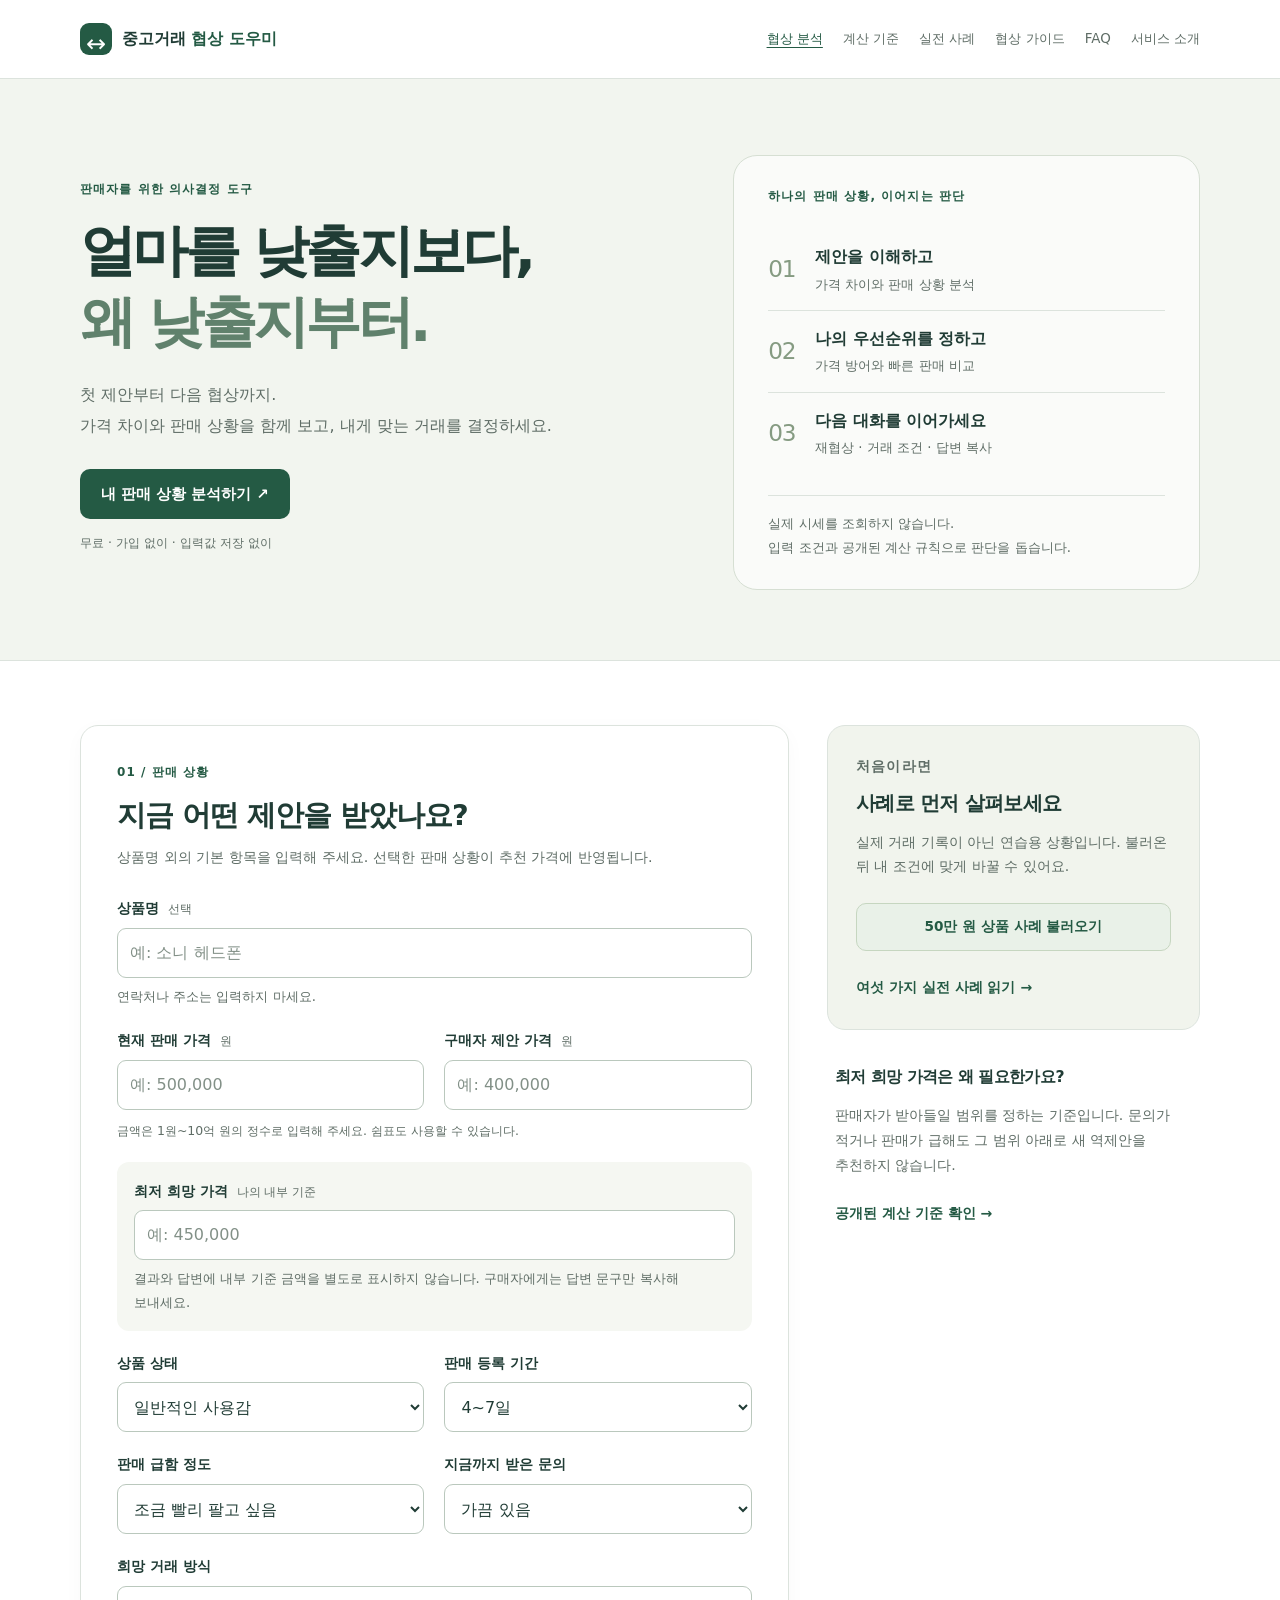
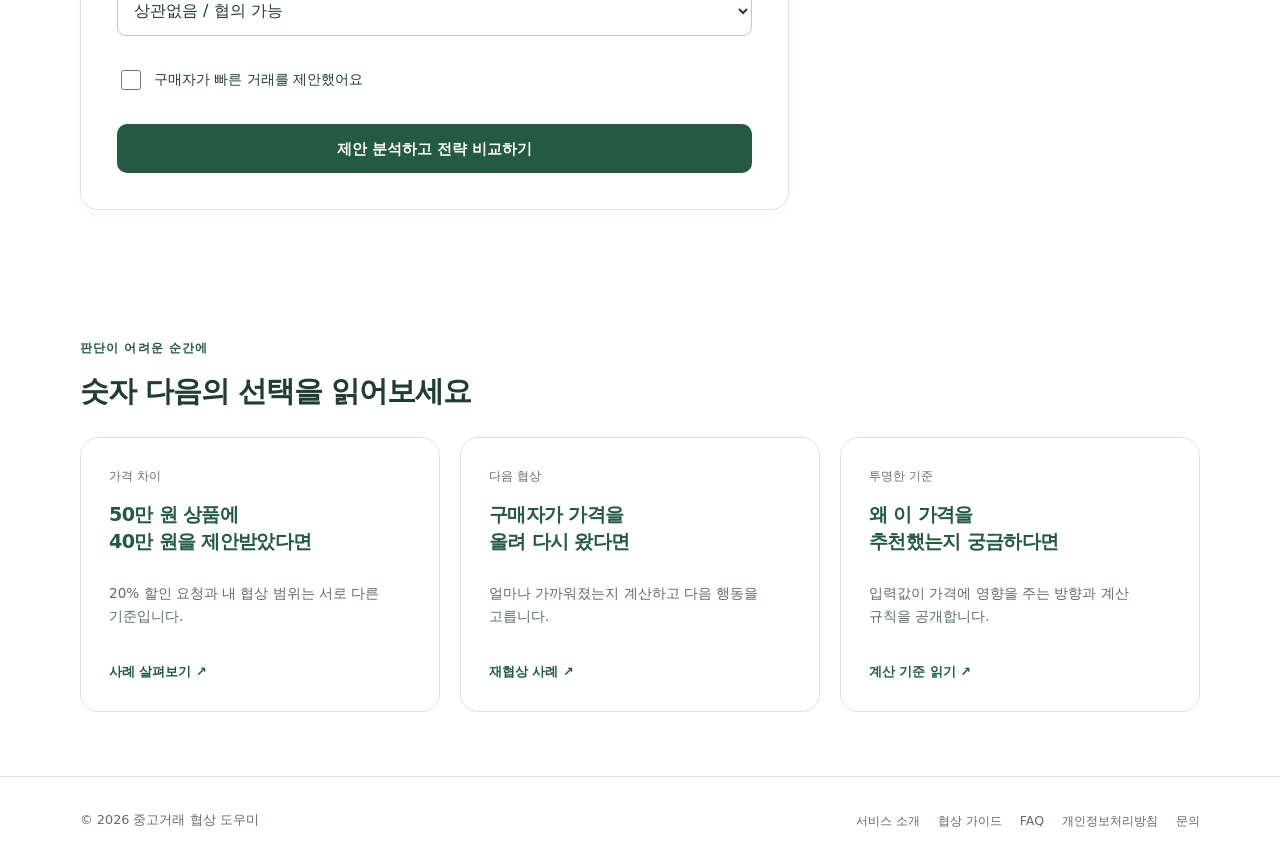
<file: index.html>
<!doctype html>
<html lang="ko">
<head>
  <meta charset="utf-8">
  <meta name="viewport" content="width=device-width, initial-scale=1">
  <title>중고거래 협상 도우미 | 판매 가격과 다음 협상 결정</title>
  <meta name="description" content="구매자 제안과 판매 상황으로 첫 역제안, 가격 방어·빠른 판매 전략을 비교하세요. 재협상과 거래 조건 비교, 답변 복사까지 브라우저에서 처리합니다.">
  <link rel="canonical" href="https://used-market-negotiation-helper.vercel.app/">
  <meta property="og:title" content="중고거래 협상 도우미 | 판매 의사결정 도구">
  <meta property="og:description" content="얼마를 제안할지, 기다릴지, 어떤 조건으로 거래할지 이유와 함께 비교하세요.">
  <meta property="og:type" content="website"><meta property="og:url" content="https://used-market-negotiation-helper.vercel.app/">
  <script async src="https://pagead2.googlesyndication.com/pagead/js/adsbygoogle.js?client=ca-pub-1560924786638070"
     crossorigin="anonymous"></script>
  <link rel="stylesheet" href="css/style.css">
  <script type="application/ld+json">{"@context":"https://schema.org","@type":"WebApplication","name":"중고거래 협상 도우미","applicationCategory":"UtilitiesApplication","operatingSystem":"Any","isAccessibleForFree":true,"inLanguage":"ko"}</script>
</head>
<body>
  <a class="skip-link" href="#main">본문으로 건너뛰기</a>
  <header class="site-header"><div class="container nav"><a class="brand" href="index.html" aria-label="중고거래 협상 도우미 홈"><span class="brand-mark" aria-hidden="true">↔</span> 중고거래 <span>협상 도우미</span></a><button class="menu-toggle" type="button" aria-expanded="false" aria-controls="site-nav">메뉴</button><nav id="site-nav" aria-label="주요 메뉴"><a href="index.html#calculator" aria-current="page">협상 분석</a><a href="about.html#method">계산 기준</a><a href="guide.html#cases">실전 사례</a><a href="guide.html">협상 가이드</a><a href="faq.html">FAQ</a><a href="about.html">서비스 소개</a></nav></div></header>
  <main id="main">
    <section class="hero"><div class="container hero-layout"><div><p class="eyebrow">판매자를 위한 의사결정 도구</p><h1>얼마를 낮출지보다,<br><span>왜 낮출지부터.</span></h1><p class="hero-description">첫 제안부터 다음 협상까지.<br>가격 차이와 판매 상황을 함께 보고, 내게 맞는 거래를 결정하세요.</p><a class="button primary" href="#calculator">내 판매 상황 분석하기 ↗</a><p class="hero-note">무료 · 가입 없이 · 입력값 저장 없이</p></div><aside class="hero-path" aria-label="분석 흐름"><p class="eyebrow">하나의 판매 상황, 이어지는 판단</p><ol><li><span>01</span><div><strong>제안을 이해하고</strong><p>가격 차이와 판매 상황 분석</p></div></li><li><span>02</span><div><strong>나의 우선순위를 정하고</strong><p>가격 방어와 빠른 판매 비교</p></div></li><li><span>03</span><div><strong>다음 대화를 이어가세요</strong><p>재협상 · 거래 조건 · 답변 복사</p></div></li></ol><p class="small">실제 시세를 조회하지 않습니다.<br>입력 조건과 공개된 계산 규칙으로 판단을 돕습니다.</p></aside></div></section>
    <section id="calculator" class="section"><div class="container calculator-layout"><div class="card form-card"><div class="section-heading"><p class="eyebrow">01 / 판매 상황</p><h2>지금 어떤 제안을 받았나요?</h2><p>상품명 외의 기본 항목을 입력해 주세요. 선택한 판매 상황이 추천 가격에 반영됩니다.</p></div>
      <noscript><p class="notice">분석에는 JavaScript가 필요합니다. 입력값은 전송되지 않습니다. 가이드의 사례와 계산 기준은 바로 읽을 수 있습니다.</p></noscript>
      <form id="negotiation-form" autocomplete="off" novalidate>
        <div class="field full"><label for="itemName">상품명 <span class="optional">선택</span></label><input id="itemName" type="text" maxlength="60" placeholder="예: 소니 헤드폰"><small>연락처나 주소는 입력하지 마세요.</small></div>
        <div class="field"><label for="listingPrice">현재 판매 가격 <span class="optional">원</span></label><input id="listingPrice" inputmode="numeric" type="text" maxlength="20" placeholder="예: 500,000" required aria-describedby="price-help"></div>
        <div class="field"><label for="buyerOffer">구매자 제안 가격 <span class="optional">원</span></label><input id="buyerOffer" inputmode="numeric" type="text" maxlength="20" placeholder="예: 400,000" required></div>
        <p id="price-help" class="field-help full">금액은 1원~10억 원의 정수로 입력해 주세요. 쉼표도 사용할 수 있습니다.</p>
        <div class="field full private-field"><label for="minimumPrice">최저 희망 가격 <span class="optional">나의 내부 기준</span></label><input id="minimumPrice" inputmode="numeric" type="text" maxlength="20" placeholder="예: 450,000" required aria-describedby="minimum-help"><small id="minimum-help">결과와 답변에 내부 기준 금액을 별도로 표시하지 않습니다. 구매자에게는 답변 문구만 복사해 보내세요.</small></div>
        <div class="field"><label for="condition">상품 상태</label><select id="condition"><option value="unopened">미개봉</option><option value="likeNew">새상품에 가까움</option><option value="lightUse">사용감 적음</option><option value="normalUse" selected>일반적인 사용감</option><option value="heavyUse">사용감 많음</option></select></div>
        <div class="field"><label for="listingPeriod">판매 등록 기간</label><select id="listingPeriod"><option value="today">오늘 등록</option><option value="twoThreeDays">2~3일</option><option value="fourSevenDays" selected>4~7일</option><option value="oneTwoWeeks">1~2주</option><option value="overTwoWeeks">2주 이상</option></select></div>
        <div class="field"><label for="urgency">판매 급함 정도</label><select id="urgency"><option value="notUrgent">급하지 않음</option><option value="slightlyUrgent" selected>조금 빨리 팔고 싶음</option><option value="moderatelyUrgent">일주일 안에 팔고 싶음</option><option value="veryUrgent">최대한 빨리 팔고 싶음</option></select></div>
        <div class="field"><label for="inquiries">지금까지 받은 문의</label><select id="inquiries"><option value="none">거의 없음</option><option value="occasional" selected>가끔 있음</option><option value="several">여러 명이 문의함</option><option value="imminent">거래 직전 문의가 있음</option></select></div>
        <div class="field full"><label for="tradeMethod">희망 거래 방식</label><select id="tradeMethod"><option value="either">상관없음 / 협의 가능</option><option value="direct">직거래</option><option value="parcel">택배</option></select></div>
        <label class="checkbox-row full"><input id="quickTrade" type="checkbox"> 구매자가 빠른 거래를 제안했어요</label>
        <div id="form-errors" class="form-errors full" role="alert" tabindex="-1"></div><button id="analyze-button" class="button primary full" type="submit" disabled>제안 분석하고 전략 비교하기</button>
      </form></div><aside class="input-aside"><div class="side-note"><p class="eyebrow">처음이라면</p><h3>사례로 먼저 살펴보세요</h3><p>실제 거래 기록이 아닌 연습용 상황입니다. 불러온 뒤 내 조건에 맞게 바꿀 수 있어요.</p><button id="load-example" type="button" class="button secondary">50만 원 상품 사례 불러오기</button><p id="example-status" class="small" role="status"></p><a class="text-link" href="guide.html#cases">여섯 가지 실전 사례 읽기 →</a></div><div class="aside-explainer"><h3>최저 희망 가격은 왜 필요한가요?</h3><p>판매자가 받아들일 범위를 정하는 기준입니다. 문의가 적거나 판매가 급해도 그 범위 아래로 새 역제안을 추천하지 않습니다.</p><a class="text-link" href="about.html#method">공개된 계산 기준 확인 →</a></div></aside></div></section>
    <section id="results" class="section result-section" aria-labelledby="result-title" tabindex="-1" hidden><div class="container result-container">
      <div class="result-heading"><div><p class="eyebrow">02 / 협상 분석</p><h2 id="result-title">내 상황에 맞는 선택지</h2><p id="result-item"></p></div><button id="edit-input" class="button ghost" type="button">판매 상황 수정</button></div>
      <nav class="result-nav" aria-label="분석 결과 바로가기"><a href="#summary">제안 요약</a><a href="#strategies">전략 비교</a><a href="#renegotiation">다음 제안</a><a href="#trade-comparison">거래 조건</a><a href="#reply">답변 만들기</a></nav>
      <section id="summary" class="result-block"><h3>협상 상황 요약</h3><p id="summary-text" class="lead"></p><div class="summary-grid"><article class="metric"><span>구매자 제안 비율</span><strong id="offer-ratio"></strong><small>제안 ÷ 판매 가격 × 100</small></article><article class="metric"><span>할인 요구 금액</span><strong id="discount-amount"></strong><small>판매 가격 − 구매자 제안</small></article><article class="metric"><span>할인 요구율</span><strong id="discount-rate"></strong><small id="discount-label"></small></article></div><p class="small">할인 요구의 크기는 서비스 내부 구분입니다. 시장 평균이나 적정 할인율을 뜻하지 않습니다.</p></section>
      <section class="card result-block"><h3>현재 상황 판단</h3><div id="situation-tags" class="tags"></div><p id="situation-text"></p><p id="range-text" class="notice"></p><p id="room-text"></p></section>
      <section class="counter-panel result-block"><div><p class="eyebrow">추천 1차 역제안</p><strong id="counter-price" class="big-price"></strong><p id="counter-reason"></p></div><details class="why"><summary>왜 이런 결과인가요?</summary><ul id="reason-list"></ul><p class="small">상태와 문의는 판매자가 입력한 정보입니다. 시세나 성사 확률을 예측하지 않습니다. <a href="about.html#method">전체 계산 기준</a></p></details></section>
      <section id="strategies" class="result-block"><div class="section-heading"><p class="eyebrow">03 / 전략 선택</p><h3>어떤 쪽이 더 중요한가요?</h3><p>추천은 출발점입니다. 전략을 선택하면 답변 가격과 다음 협상 기준에 연결됩니다.</p></div><div class="strategy-grid"><article class="card strategy-card"><span class="tag">기다릴 수 있다면</span><h4>가격 방어 전략</h4><strong id="defense-price" class="strategy-price"></strong><dl><dt>장점</dt><dd>첫 양보를 줄이고 추가 문의를 비교할 수 있습니다.</dd><dt>부담</dt><dd>현재 구매자가 떠나거나 판매 기간이 길어질 수 있습니다.</dd><dt>잘 맞는 상황</dt><dd>판매가 급하지 않거나 구체적인 다른 문의가 있을 때.</dd></dl><button class="button secondary strategy-select" data-strategy="defense" type="button" aria-pressed="false">가격 방어 선택</button></article><article class="card strategy-card"><span class="tag">일정을 앞당기고 싶다면</span><h4>빠른 판매 전략</h4><strong id="fast-price" class="strategy-price"></strong><dl><dt>장점</dt><dd>가격 차이를 줄이며 가까운 거래 일정을 제안할 수 있습니다.</dd><dt>부담</dt><dd>받는 금액이 줄어듭니다. 낮춘 가격이 거래 성사를 보장하지는 않습니다.</dd><dt>잘 맞는 상황</dt><dd>판매 기한이 가깝고 실제로 빠른 거래가 가능한 구매자일 때.</dd></dl><button class="button secondary strategy-select" data-strategy="fast" type="button" aria-pressed="false">빠른 판매 선택</button></article></div><p id="strategy-gap" class="notice"></p><button class="button ghost strategy-select" data-strategy="balanced" type="button" aria-pressed="true">추천 1차 역제안 사용</button><p id="selected-strategy" class="selection-status" role="status"></p></section>
      <section id="renegotiation" class="card result-block"><div class="section-heading"><p class="eyebrow">04 / 다음 대화</p><h3>구매자가 다시 제안했나요?</h3><p>실제로 보낸 가격과 새 제안을 입력하세요. 계산할 때마다 같은 판매 상황에서 협상 흐름을 이어갑니다.</p></div><p id="round-context" class="notice"></p><form id="round-form" novalidate autocomplete="off"><div class="field"><label for="sellerCounter">내가 제안한 가격 <span class="optional">원</span></label><input id="sellerCounter" type="text" inputmode="numeric" maxlength="20" required></div><div class="field"><label for="nextBuyerOffer">구매자의 새 제안 <span class="optional">원</span></label><input id="nextBuyerOffer" type="text" inputmode="numeric" maxlength="20" placeholder="예: 450,000" required></div><div id="round-errors" class="form-errors full" role="alert" tabindex="-1"></div><button class="button primary full" type="submit">이번 제안 비교하기</button></form><div id="round-result" hidden aria-live="polite"><h4 id="round-direction"></h4><div id="round-metrics" class="metric-lines"></div><p id="round-detail"></p><p class="next-price">다음 답변 가격 후보 <strong id="round-next"></strong></p><p class="small">후보를 답변에 반영했습니다. 다음 대화에서 다른 가격을 보냈다면 위의 ‘내가 제안한 가격’을 수정하세요.</p><details><summary>이번 재협상 후보의 기준</summary><p id="round-reason"></p></details></div><ol id="round-history" class="round-history" aria-label="현재 협상 기록"></ol><button id="reset-rounds" class="button ghost" type="button" hidden>재협상 기록 초기화</button><p class="small">기록은 이 화면에서만 유지됩니다. 새 분석이나 새로고침을 하면 사라집니다.</p></section>
      <section id="trade-comparison" class="card result-block"><div class="section-heading"><p class="eyebrow">05 / 가격 밖의 조건</p><h3>더 받기와 더 빨리 팔기, 비교해 보세요</h3><p>두 후보를 직접 수정할 수 있습니다. 기본 예시는 빠른 판매와 가격 방어 가격이며, 실제 약속을 뜻하지 않습니다.</p></div><form id="comparison-form" novalidate autocomplete="off"><fieldset class="comparison-option"><legend>A 조건</legend><div class="field"><label for="aPrice">거래 가격 (원)</label><input id="aPrice" type="text" inputmode="numeric" maxlength="20" required></div><div class="field"><label for="aDays">오늘부터 며칠 뒤?</label><input id="aDays" type="text" inputmode="numeric" maxlength="3" value="0" required></div><div class="field"><label for="aMethod">거래 방식</label><select id="aMethod"><option value="direct">직거래</option><option value="parcel">택배</option><option value="either">협의</option></select></div><div class="field"><label for="aCost">내 부담 비용 (원)</label><input id="aCost" type="text" inputmode="numeric" maxlength="20" value="0" aria-describedby="cost-help"></div></fieldset><fieldset class="comparison-option"><legend>B 조건</legend><div class="field"><label for="bPrice">거래 가격 (원)</label><input id="bPrice" type="text" inputmode="numeric" maxlength="20" required></div><div class="field"><label for="bDays">오늘부터 며칠 뒤?</label><input id="bDays" type="text" inputmode="numeric" maxlength="3" value="5" required></div><div class="field"><label for="bMethod">거래 방식</label><select id="bMethod"><option value="direct">직거래</option><option value="parcel">택배</option><option value="either">협의</option></select></div><div class="field"><label for="bCost">내 부담 비용 (원)</label><input id="bCost" type="text" inputmode="numeric" maxlength="20" value="0" aria-describedby="cost-help"></div></fieldset><p id="cost-help" class="field-help full">오늘은 0일. 배송비·교통비 등 내가 부담할 비용을 합쳐 입력하세요. 비용을 모르면 0원으로 비교한 뒤 확정 전에 다시 확인하세요.</p><div id="comparison-errors" class="form-errors full" role="alert" tabindex="-1"></div><button class="button secondary full" type="submit">두 거래 조건 비교하기</button></form><div id="comparison-result" hidden aria-live="polite"><p id="comparison-summary" class="lead"></p><div id="comparison-cards" class="strategy-grid"></div><p id="comparison-choice" class="notice"></p><p class="small">시간의 가치를 임의로 돈으로 환산하거나 거래 성공 확률을 가정하지 않습니다. 비용 차감 후 금액을 같은 내부 기준과 비교합니다.</p></div></section>
      <section id="reply" class="card result-block"><div class="section-heading"><p class="eyebrow">06 / 실제 답변</p><h3>선택한 가격을 대화로 옮기세요</h3><p id="reply-context"></p></div><div class="field"><label for="replyStyle">답변 스타일</label><select id="replyStyle"><option value="polite">정중하게</option><option value="firm">단호하게</option><option value="fast">빠른 거래 우선</option><option value="defense">가격 방어 우선</option></select><small>말투만 바뀝니다. 가격은 선택한 전략 또는 마지막 재협상 후보를 따릅니다.</small></div><p id="response-text" class="response-text" tabindex="0"></p><button id="copy-response" class="button primary" type="button">답변 복사</button><p id="copy-status" role="status" class="small"></p><p class="small">거래 시간이나 장소를 확정하지 않은 문구입니다. 보내기 전에 실제 조건에 맞게 확인해 주세요.</p></section>
      <section class="result-block next-steps"><h3>이 다음에는 이렇게 판단하세요</h3><ul id="next-steps"></ul><a class="text-link" href="guide.html#read-offer">가격 차이 해석 가이드 →</a></section><p class="small">계산 결과는 참고용입니다. 실제 시세·적정 가격·거래 성사를 보증하지 않으며 최종 결정은 판매자가 합니다.</p>
    </div></section>
    <section class="section learn-section"><div class="container"><div class="section-heading"><p class="eyebrow">판단이 어려운 순간에</p><h2>숫자 다음의 선택을 읽어보세요</h2></div><div class="learn-grid"><a class="learn-card" href="guide.html#case-1"><span>가격 차이</span><h3>50만 원 상품에<br>40만 원을 제안받았다면</h3><p>20% 할인 요청과 내 협상 범위는 서로 다른 기준입니다.</p><strong>사례 살펴보기 ↗</strong></a><a class="learn-card" href="guide.html#case-4"><span>다음 협상</span><h3>구매자가 가격을<br>올려 다시 왔다면</h3><p>얼마나 가까워졌는지 계산하고 다음 행동을 고릅니다.</p><strong>재협상 사례 ↗</strong></a><a class="learn-card" href="about.html#method"><span>투명한 기준</span><h3>왜 이 가격을<br>추천했는지 궁금하다면</h3><p>입력값이 가격에 영향을 주는 방향과 계산 규칙을 공개합니다.</p><strong>계산 기준 읽기 ↗</strong></a></div></div></section>
  </main><footer class="site-footer"><div class="container"><p>© 2026 중고거래 협상 도우미</p><nav aria-label="하단 메뉴"><a href="about.html">서비스 소개</a><a href="guide.html">협상 가이드</a><a href="faq.html">FAQ</a><a href="privacy.html">개인정보처리방침</a><a href="contact.html">문의</a></nav></div></footer>
  <script src="js/engine.js"></script><script src="js/examples.js"></script><script src="js/app.js"></script>
</body></html>
</file>
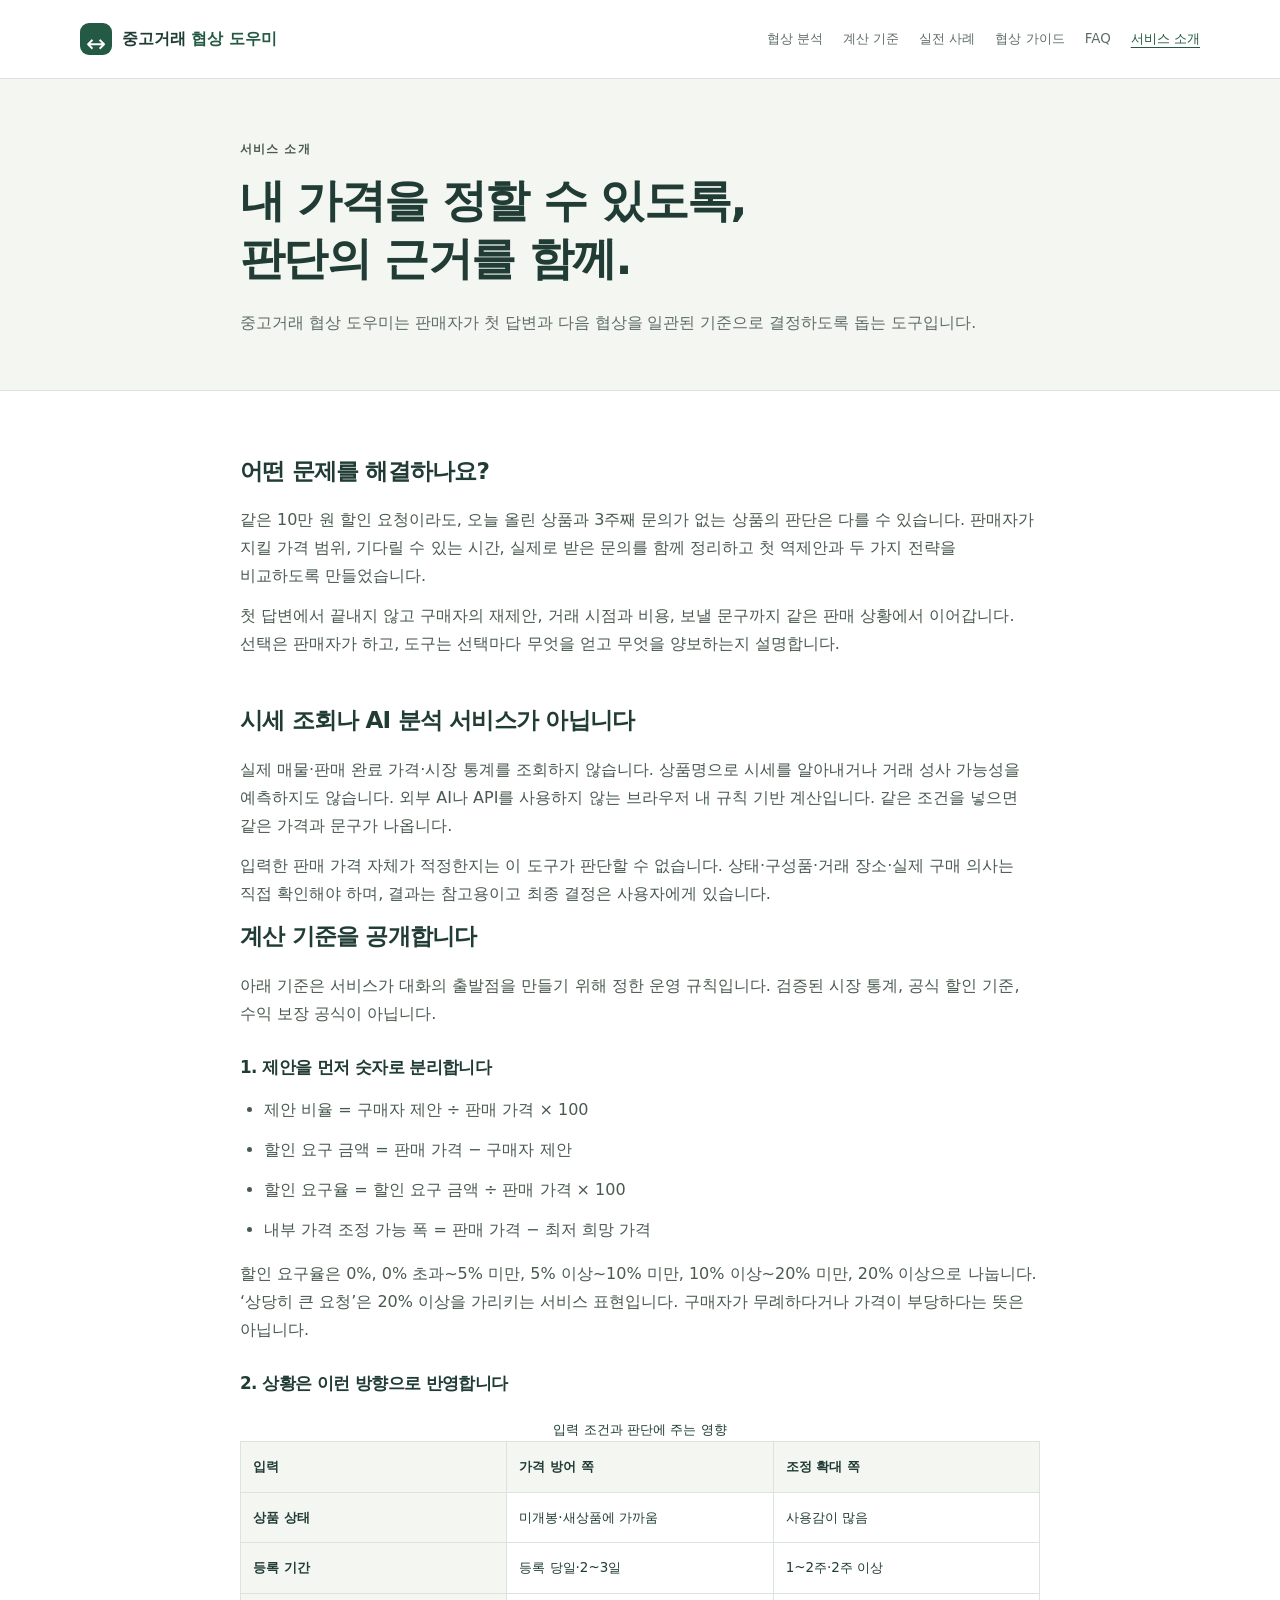
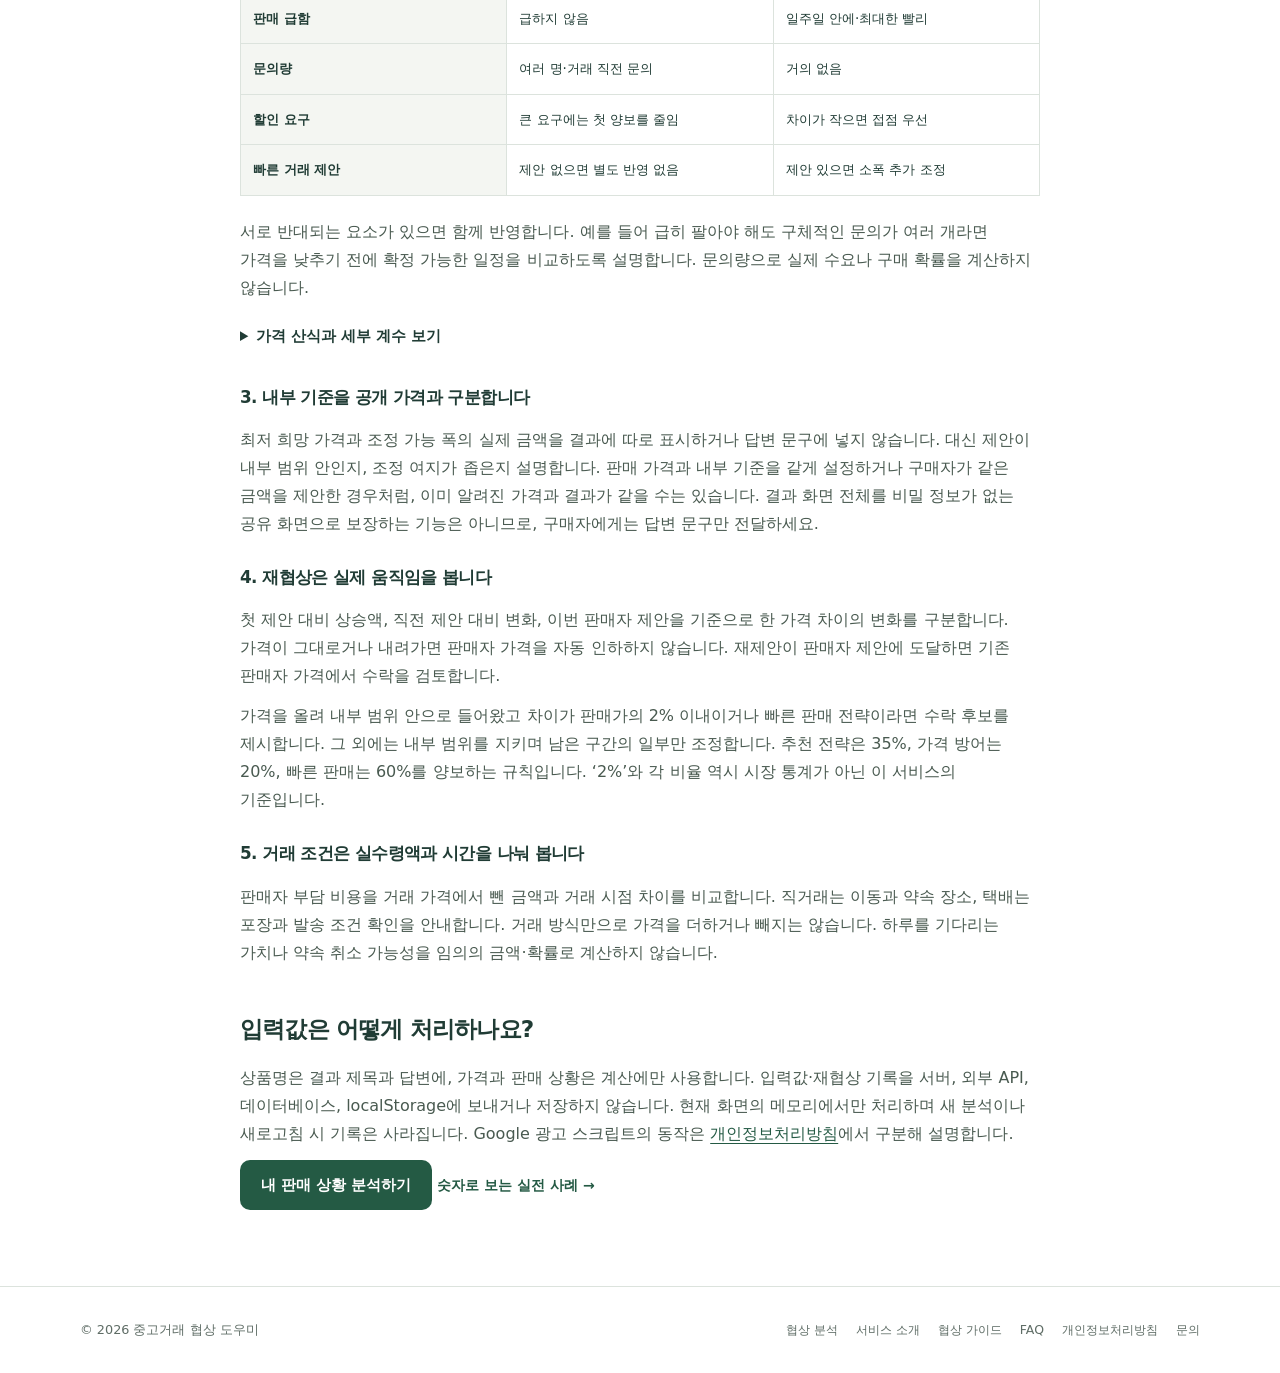
<file: about.html>
<!doctype html>
<html lang="ko"><head><meta charset="utf-8"><meta name="viewport" content="width=device-width,initial-scale=1">
<title>서비스 소개와 계산 기준 | 중고거래 협상 도우미</title><meta name="description" content="가격 차이, 상태, 등록 기간, 판매 급함, 문의량으로 전략을 만드는 공개된 규칙과 서비스의 한계를 안내합니다.">
<link rel="canonical" href="https://used-market-negotiation-helper.vercel.app/about.html"><meta property="og:title" content="서비스 소개와 계산 기준 | 중고거래 협상 도우미"><meta property="og:description" content="가격 차이, 상태, 등록 기간, 판매 급함, 문의량으로 전략을 만드는 공개된 규칙과 서비스의 한계를 안내합니다."><meta property="og:type" content="website"><meta property="og:url" content="https://used-market-negotiation-helper.vercel.app/about.html"><link rel="stylesheet" href="css/style.css"></head>
<body><a class="skip-link" href="#main">본문으로 건너뛰기</a>
<header class="site-header"><div class="container nav"><a class="brand" href="index.html"><span class="brand-mark" aria-hidden="true">↔</span> 중고거래 <span>협상 도우미</span></a><button class="menu-toggle" type="button" aria-expanded="false" aria-controls="site-nav">메뉴</button><nav id="site-nav" aria-label="주요 메뉴"><a href="index.html#calculator">협상 분석</a><a href="about.html#method">계산 기준</a><a href="guide.html#cases">실전 사례</a><a href="guide.html">협상 가이드</a><a href="faq.html">FAQ</a><a href="about.html" aria-current="page">서비스 소개</a></nav></div></header><main id="main"><section class="page-hero"><div class="container prose"><p class="eyebrow">서비스 소개</p><h1>내 가격을 정할 수 있도록,<br>판단의 근거를 함께.</h1><p>중고거래 협상 도우미는 판매자가 첫 답변과 다음 협상을 일관된 기준으로 결정하도록 돕는 도구입니다.</p></div></section><article class="section container prose ">
<h2>어떤 문제를 해결하나요?</h2>
<p>같은 10만 원 할인 요청이라도, 오늘 올린 상품과 3주째 문의가 없는 상품의 판단은 다를 수 있습니다. 판매자가 지킬 가격 범위, 기다릴 수 있는 시간, 실제로 받은 문의를 함께 정리하고 첫 역제안과 두 가지 전략을 비교하도록 만들었습니다.</p>
<p>첫 답변에서 끝내지 않고 구매자의 재제안, 거래 시점과 비용, 보낼 문구까지 같은 판매 상황에서 이어갑니다. 선택은 판매자가 하고, 도구는 선택마다 무엇을 얻고 무엇을 양보하는지 설명합니다.</p>
<h2>시세 조회나 AI 분석 서비스가 아닙니다</h2>
<p>실제 매물·판매 완료 가격·시장 통계를 조회하지 않습니다. 상품명으로 시세를 알아내거나 거래 성사 가능성을 예측하지도 않습니다. 외부 AI나 API를 사용하지 않는 브라우저 내 규칙 기반 계산입니다. 같은 조건을 넣으면 같은 가격과 문구가 나옵니다.</p>
<p>입력한 판매 가격 자체가 적정한지는 이 도구가 판단할 수 없습니다. 상태·구성품·거래 장소·실제 구매 의사는 직접 확인해야 하며, 결과는 참고용이고 최종 결정은 사용자에게 있습니다.</p>
<section id="method"><h2>계산 기준을 공개합니다</h2>
<p>아래 기준은 서비스가 대화의 출발점을 만들기 위해 정한 운영 규칙입니다. 검증된 시장 통계, 공식 할인 기준, 수익 보장 공식이 아닙니다.</p>
<h3>1. 제안을 먼저 숫자로 분리합니다</h3>
<ul><li>제안 비율 = 구매자 제안 ÷ 판매 가격 × 100</li><li>할인 요구 금액 = 판매 가격 − 구매자 제안</li><li>할인 요구율 = 할인 요구 금액 ÷ 판매 가격 × 100</li><li>내부 가격 조정 가능 폭 = 판매 가격 − 최저 희망 가격</li></ul>
<p>할인 요구율은 0%, 0% 초과~5% 미만, 5% 이상~10% 미만, 10% 이상~20% 미만, 20% 이상으로 나눕니다. ‘상당히 큰 요청’은 20% 이상을 가리키는 서비스 표현입니다. 구매자가 무례하다거나 가격이 부당하다는 뜻은 아닙니다.</p>
<h3>2. 상황은 이런 방향으로 반영합니다</h3>
<table class="rule-table"><caption>입력 조건과 판단에 주는 영향</caption><thead><tr><th scope="col">입력</th><th scope="col">가격 방어 쪽</th><th scope="col">조정 확대 쪽</th></tr></thead><tbody><tr><th scope="row">상품 상태</th><td>미개봉·새상품에 가까움</td><td>사용감이 많음</td></tr><tr><th scope="row">등록 기간</th><td>등록 당일·2~3일</td><td>1~2주·2주 이상</td></tr><tr><th scope="row">판매 급함</th><td>급하지 않음</td><td>일주일 안에·최대한 빨리</td></tr><tr><th scope="row">문의량</th><td>여러 명·거래 직전 문의</td><td>거의 없음</td></tr><tr><th scope="row">할인 요구</th><td>큰 요구에는 첫 양보를 줄임</td><td>차이가 작으면 접점 우선</td></tr><tr><th scope="row">빠른 거래 제안</th><td>제안 없으면 별도 반영 없음</td><td>제안 있으면 소폭 추가 조정</td></tr></tbody></table>
<p>서로 반대되는 요소가 있으면 함께 반영합니다. 예를 들어 급히 팔아야 해도 구체적인 문의가 여러 개라면 가격을 낮추기 전에 확정 가능한 일정을 비교하도록 설명합니다. 문의량으로 실제 수요나 구매 확률을 계산하지 않습니다.</p>
<details><summary>가격 산식과 세부 계수 보기</summary>
<p class="formula">첫 후보 = 최저 희망 가격 + 내부 가격 조정 가능 폭 × 유지 비율</p>
<p>유지 비율은 0.60에서 시작해 아래 값을 더하고, 0.18~0.90 사이로 제한합니다. 비율이 높으면 처음에 덜 양보합니다. 사용자에게 협상 능력 점수로 표시하지 않습니다.</p>
<ul><li>상태: 미개봉 +0.10 / 새상품에 가까움 +0.06 / 사용감 적음 +0.02 / 일반적인 사용감 0 / 사용감 많음 −0.08</li><li>기간: 당일 +0.08 / 2~3일 +0.04 / 4~7일 0 / 1~2주 −0.05 / 2주 이상 −0.10</li><li>급함: 급하지 않음 +0.08 / 조금 빨리 0 / 일주일 안에 −0.10 / 최대한 빨리 −0.18</li><li>문의: 거의 없음 −0.06 / 가끔 0 / 여러 명 +0.08 / 거래 직전 +0.12</li><li>할인 요구율: 5% 미만 −0.03 / 5~10% 미만 0 / 10~20% 미만 +0.02 / 20% 이상 +0.06</li><li>구매자가 빠른 거래를 제안함: −0.04</li></ul>
<p>가격 방어 전략은 유지 비율에 0.16을 더하되 최대 0.98, 빠른 판매는 0.22를 빼되 최소 0.08로 계산합니다. 두 전략은 서로 다른 우선순위의 후보이며 판매 성공 확률을 나타내지 않습니다.</p>
<p>금액은 판매 가격에 따라 10만 원 이상이면 1,000원, 1만 원 이상이면 100원, 1,000원 이상이면 10원, 그 미만이면 1원 단위로 올림합니다. 구매자 제안보다 낮거나 판매 가격보다 높아지지 않게 제한하고, 가능한 경우 내부 기준보다 한 금액 단위의 여유를 남깁니다. 범위가 매우 좁으면 이 보정 때문에 전략 가격이 같아질 수 있습니다.</p>
</details>
<h3>3. 내부 기준을 공개 가격과 구분합니다</h3>
<p>최저 희망 가격과 조정 가능 폭의 실제 금액을 결과에 따로 표시하거나 답변 문구에 넣지 않습니다. 대신 제안이 내부 범위 안인지, 조정 여지가 좁은지 설명합니다. 판매 가격과 내부 기준을 같게 설정하거나 구매자가 같은 금액을 제안한 경우처럼, 이미 알려진 가격과 결과가 같을 수는 있습니다. 결과 화면 전체를 비밀 정보가 없는 공유 화면으로 보장하는 기능은 아니므로, 구매자에게는 답변 문구만 전달하세요.</p>
<h3>4. 재협상은 실제 움직임을 봅니다</h3>
<p>첫 제안 대비 상승액, 직전 제안 대비 변화, 이번 판매자 제안을 기준으로 한 가격 차이의 변화를 구분합니다. 가격이 그대로거나 내려가면 판매자 가격을 자동 인하하지 않습니다. 재제안이 판매자 제안에 도달하면 기존 판매자 가격에서 수락을 검토합니다.</p>
<p>가격을 올려 내부 범위 안으로 들어왔고 차이가 판매가의 2% 이내이거나 빠른 판매 전략이라면 수락 후보를 제시합니다. 그 외에는 내부 범위를 지키며 남은 구간의 일부만 조정합니다. 추천 전략은 35%, 가격 방어는 20%, 빠른 판매는 60%를 양보하는 규칙입니다. ‘2%’와 각 비율 역시 시장 통계가 아닌 이 서비스의 기준입니다.</p>
<h3>5. 거래 조건은 실수령액과 시간을 나눠 봅니다</h3>
<p>판매자 부담 비용을 거래 가격에서 뺀 금액과 거래 시점 차이를 비교합니다. 직거래는 이동과 약속 장소, 택배는 포장과 발송 조건 확인을 안내합니다. 거래 방식만으로 가격을 더하거나 빼지는 않습니다. 하루를 기다리는 가치나 약속 취소 가능성을 임의의 금액·확률로 계산하지 않습니다.</p></section>
<h2>입력값은 어떻게 처리하나요?</h2>
<p>상품명은 결과 제목과 답변에, 가격과 판매 상황은 계산에만 사용합니다. 입력값·재협상 기록을 서버, 외부 API, 데이터베이스, localStorage에 보내거나 저장하지 않습니다. 현재 화면의 메모리에서만 처리하며 새 분석이나 새로고침 시 기록은 사라집니다. Google 광고 스크립트의 동작은 <a href="privacy.html">개인정보처리방침</a>에서 구분해 설명합니다.</p>
<p><a class="button primary" href="index.html#calculator">내 판매 상황 분석하기</a> <a class="text-link" href="guide.html#cases">숫자로 보는 실전 사례 →</a></p>
</article></main><footer class="site-footer"><div class="container"><p>© 2026 중고거래 협상 도우미</p><nav aria-label="하단 메뉴"><a href="index.html#calculator">협상 분석</a><a href="about.html">서비스 소개</a><a href="guide.html">협상 가이드</a><a href="faq.html">FAQ</a><a href="privacy.html">개인정보처리방침</a><a href="contact.html">문의</a></nav></div></footer><script src="js/app.js"></script></body></html>
</file>
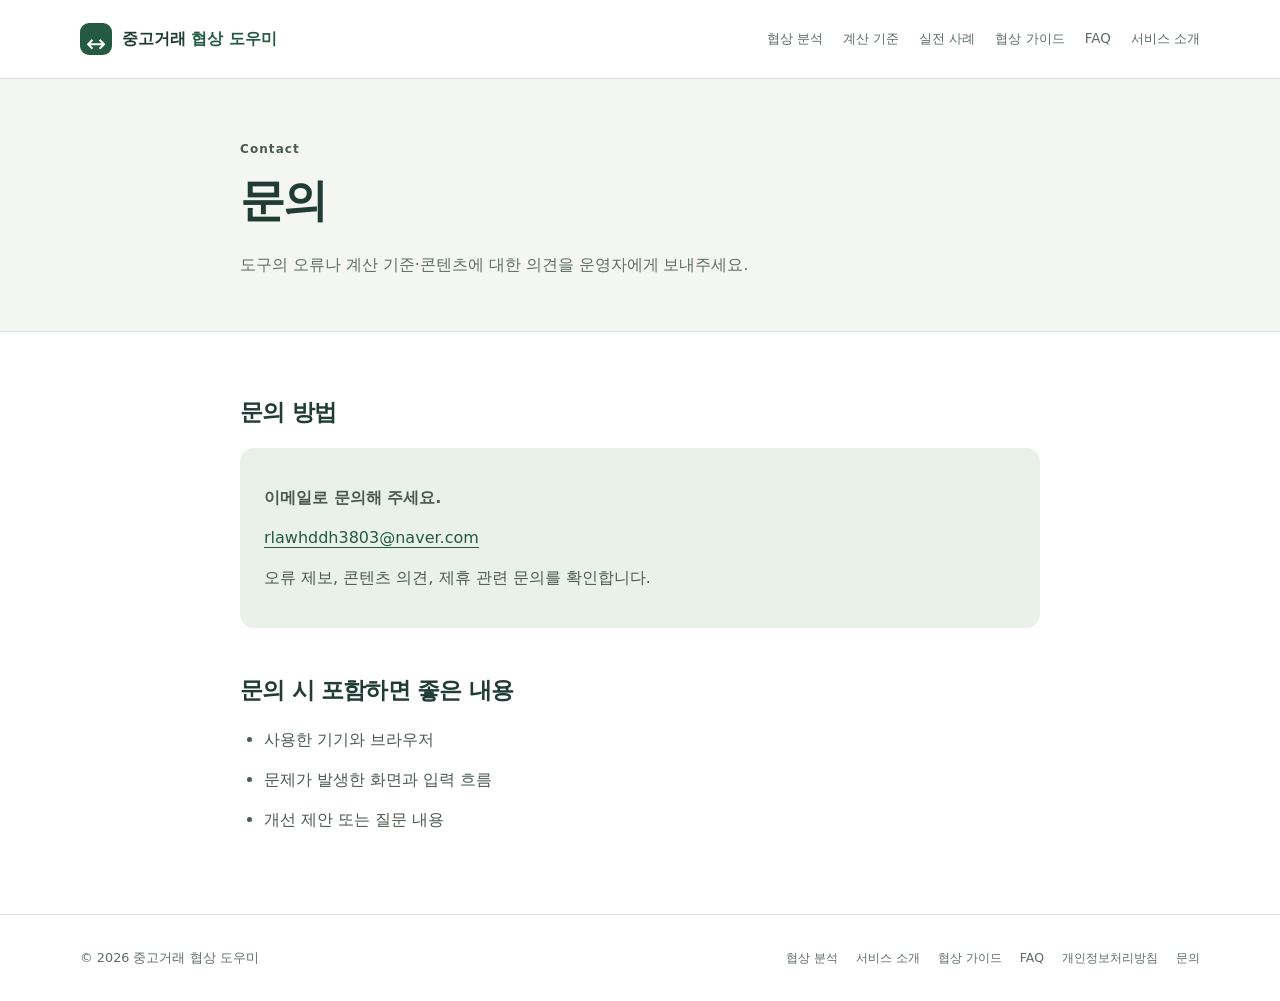
<file: contact.html>
<!doctype html><html lang="ko"><head><meta charset="utf-8"><meta name="viewport" content="width=device-width,initial-scale=1"><title>문의 | 중고거래 협상 도우미</title><meta name="description" content="중고거래 협상 도우미 오류 제보 및 콘텐츠 의견을 보낼 운영자 이메일 안내입니다."><link rel="canonical" href="https://used-market-negotiation-helper.vercel.app/contact.html"><meta property="og:title" content="문의 | 중고거래 협상 도우미"><meta property="og:description" content="서비스 문의 안내"><meta property="og:type" content="website"><meta property="og:url" content="https://used-market-negotiation-helper.vercel.app/contact.html"><link rel="stylesheet" href="css/style.css"></head><body><a class="skip-link" href="#main">본문으로 건너뛰기</a>
<header class="site-header"><div class="container nav"><a class="brand" href="index.html"><span class="brand-mark" aria-hidden="true">↔</span> 중고거래 <span>협상 도우미</span></a><button class="menu-toggle" type="button" aria-expanded="false" aria-controls="site-nav">메뉴</button><nav id="site-nav" aria-label="주요 메뉴"><a href="index.html#calculator">협상 분석</a><a href="about.html#method">계산 기준</a><a href="guide.html#cases">실전 사례</a><a href="guide.html">협상 가이드</a><a href="faq.html">FAQ</a><a href="about.html">서비스 소개</a></nav></div></header><main id="main"><section class="page-hero"><div class="container prose"><p class="eyebrow">Contact</p><h1>문의</h1><p>도구의 오류나 계산 기준·콘텐츠에 대한 의견을 운영자에게 보내주세요.</p></div></section><article class="section container prose"><h2>문의 방법</h2><div class="contact-placeholder"><p><strong>이메일로 문의해 주세요.</strong></p><p><a href="mailto:rlawhddh3803@naver.com">rlawhddh3803@naver.com</a></p><p>오류 제보, 콘텐츠 의견, 제휴 관련 문의를 확인합니다.</p></div><h2>문의 시 포함하면 좋은 내용</h2><ul><li>사용한 기기와 브라우저</li><li>문제가 발생한 화면과 입력 흐름</li><li>개선 제안 또는 질문 내용</li></ul></article></main><footer class="site-footer"><div class="container"><p>© 2026 중고거래 협상 도우미</p><nav aria-label="하단 메뉴"><a href="index.html#calculator">협상 분석</a><a href="about.html">서비스 소개</a><a href="guide.html">협상 가이드</a><a href="faq.html">FAQ</a><a href="privacy.html">개인정보처리방침</a><a href="contact.html">문의</a></nav></div></footer><script src="js/app.js"></script></body></html>
</file>
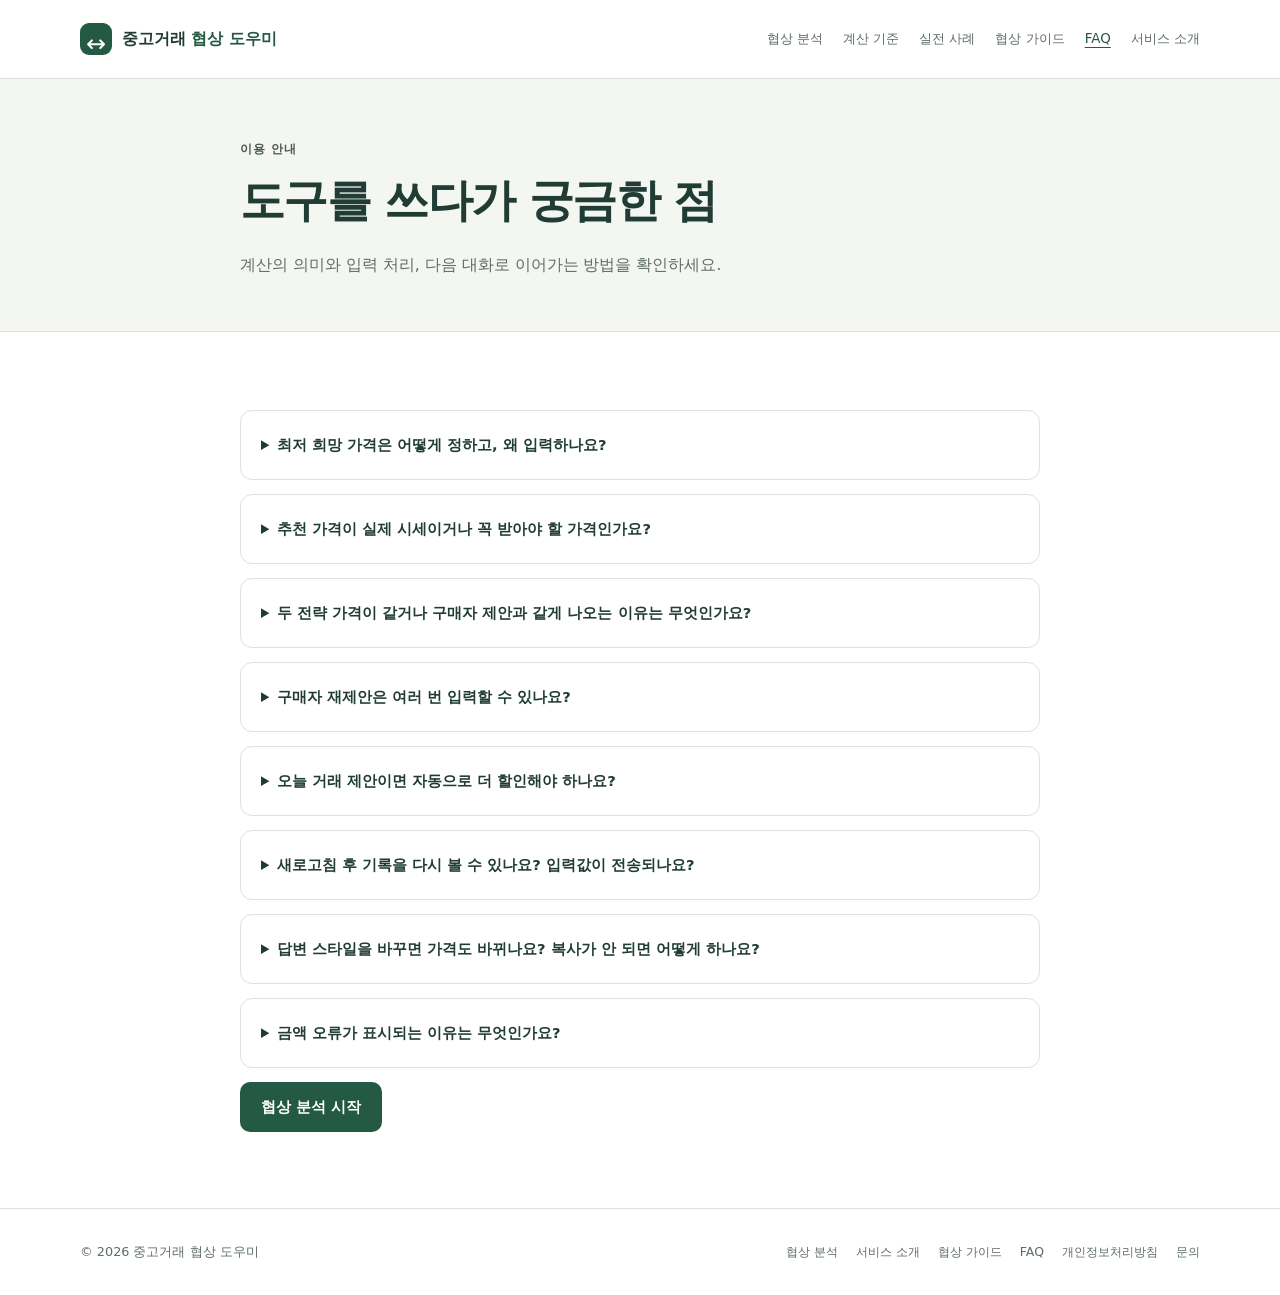
<file: faq.html>
<!doctype html>
<html lang="ko"><head><meta charset="utf-8"><meta name="viewport" content="width=device-width,initial-scale=1">
<title>자주 묻는 질문 | 중고거래 협상 도우미</title><meta name="description" content="내부 기준, 전략 가격, 재협상 기록, 답변 복사와 입력 오류 등 실제 도구 이용에 필요한 질문을 정리했습니다.">
<link rel="canonical" href="https://used-market-negotiation-helper.vercel.app/faq.html"><meta property="og:title" content="자주 묻는 질문 | 중고거래 협상 도우미"><meta property="og:description" content="내부 기준, 전략 가격, 재협상 기록, 답변 복사와 입력 오류 등 실제 도구 이용에 필요한 질문을 정리했습니다."><meta property="og:type" content="website"><meta property="og:url" content="https://used-market-negotiation-helper.vercel.app/faq.html"><link rel="stylesheet" href="css/style.css"></head>
<body><a class="skip-link" href="#main">본문으로 건너뛰기</a>
<header class="site-header"><div class="container nav"><a class="brand" href="index.html"><span class="brand-mark" aria-hidden="true">↔</span> 중고거래 <span>협상 도우미</span></a><button class="menu-toggle" type="button" aria-expanded="false" aria-controls="site-nav">메뉴</button><nav id="site-nav" aria-label="주요 메뉴"><a href="index.html#calculator">협상 분석</a><a href="about.html#method">계산 기준</a><a href="guide.html#cases">실전 사례</a><a href="guide.html">협상 가이드</a><a href="faq.html" aria-current="page">FAQ</a><a href="about.html">서비스 소개</a></nav></div></header><main id="main"><section class="page-hero"><div class="container prose"><p class="eyebrow">이용 안내</p><h1>도구를 쓰다가 궁금한 점</h1><p>계산의 의미와 입력 처리, 다음 대화로 이어가는 방법을 확인하세요.</p></div></section><article class="section container prose faq"><details><summary>최저 희망 가격은 어떻게 정하고, 왜 입력하나요?</summary><p>배송비나 이동 비용을 고려해 내가 받아들일 기준을 직접 정해 주세요. 도구는 시세를 알지 못하므로 이 값을 대신 정하지 않습니다. 새 역제안을 내부 범위 아래로 추천하지 않도록 사용하며, 결과와 답변에는 내부 기준 금액을 따로 표시하지 않습니다. <a href="about.html#method">계산 기준</a>에서 예외적인 가격 일치 상황도 확인할 수 있습니다.</p></details>
<details><summary>추천 가격이 실제 시세이거나 꼭 받아야 할 가격인가요?</summary><p>아닙니다. 입력한 판매 가격 자체의 적정성은 검증하지 않습니다. 가격 차이와 판매 상황을 규칙으로 조합한 대화의 출발점입니다. 실제 상태와 거래 조건을 확인하고 수락·추가 협상·거절을 직접 결정하세요.</p></details>
<details><summary>두 전략 가격이 같거나 구매자 제안과 같게 나오는 이유는 무엇인가요?</summary><p>구매자 제안이 이미 높거나 조정 가능 폭이 좁으면, 내부 범위·구매자 제안·판매 가격 사이로 제한하는 보정 때문에 같은 가격이 나옵니다. 가격 차이가 없을 때는 시점·배송비·이동 조건을 비교해 보세요.</p></details>
<details><summary>구매자 재제안은 여러 번 입력할 수 있나요?</summary><p>네. 실제로 보낸 판매자 가격과 구매자의 새 가격을 입력하면 다음 회차로 이어집니다. 첫 제안과 직전 제안 모두에 대한 변화를 보여줍니다. 전략을 바꾸면 다음 계산부터 적용하고 기존 기록은 유지합니다. 새 판매 상황을 분석하거나 재협상 기록을 초기화하면 다시 첫 제안부터 시작합니다.</p></details>
<details><summary>오늘 거래 제안이면 자동으로 더 할인해야 하나요?</summary><p>빠른 거래를 제안했다는 선택은 첫 역제안에 소폭 반영하지만, 거래가 확정됐다는 뜻은 아닙니다. 결과의 거래 조건 비교에서 실제 가격·날짜·비용을 입력해 보세요. 할인에 응하기 전에 서로 지킬 수 있는 시간을 확인하세요.</p></details>
<details><summary>새로고침 후 기록을 다시 볼 수 있나요? 입력값이 전송되나요?</summary><p>저장 기능이 없어 새로고침 후 기록을 복구할 수 없습니다. 입력값은 현재 브라우저 화면에서만 계산하고 서버·외부 API·DB·localStorage에 보내거나 저장하지 않습니다. Google 광고 관련 스크립트는 별도로 동작합니다. <a href="privacy.html">정보 처리 방식</a>을 확인하세요.</p></details>
<details><summary>답변 스타일을 바꾸면 가격도 바뀌나요? 복사가 안 되면 어떻게 하나요?</summary><p>스타일은 문장의 말투와 강조점만 바꿉니다. 금액은 선택한 전략 또는 마지막 재협상 후보를 그대로 사용합니다. 자동 복사가 안 되면 문구가 선택되므로 모바일에서 길게 누르거나 키보드 복사 기능을 사용하세요. 실제 시간·장소를 확인한 뒤 보내 주세요.</p></details>
<details><summary>금액 오류가 표시되는 이유는 무엇인가요?</summary><p>모든 가격은 1원~10억 원의 정수로 입력해야 합니다. 500,000처럼 올바른 쉼표는 허용하지만 소수·음수·원 문자·잘못된 쉼표는 허용하지 않습니다. 최저 희망 가격과 구매자 제안은 판매 가격을 넘을 수 없습니다. 거래 조건 비교의 비용은 0원부터 해당 거래 가격까지, 날짜는 오늘 0일부터 365일까지입니다.</p></details><p><a class="button primary" href="index.html#calculator">협상 분석 시작</a></p></article></main><footer class="site-footer"><div class="container"><p>© 2026 중고거래 협상 도우미</p><nav aria-label="하단 메뉴"><a href="index.html#calculator">협상 분석</a><a href="about.html">서비스 소개</a><a href="guide.html">협상 가이드</a><a href="faq.html">FAQ</a><a href="privacy.html">개인정보처리방침</a><a href="contact.html">문의</a></nav></div></footer><script src="js/app.js"></script></body></html>
</file>
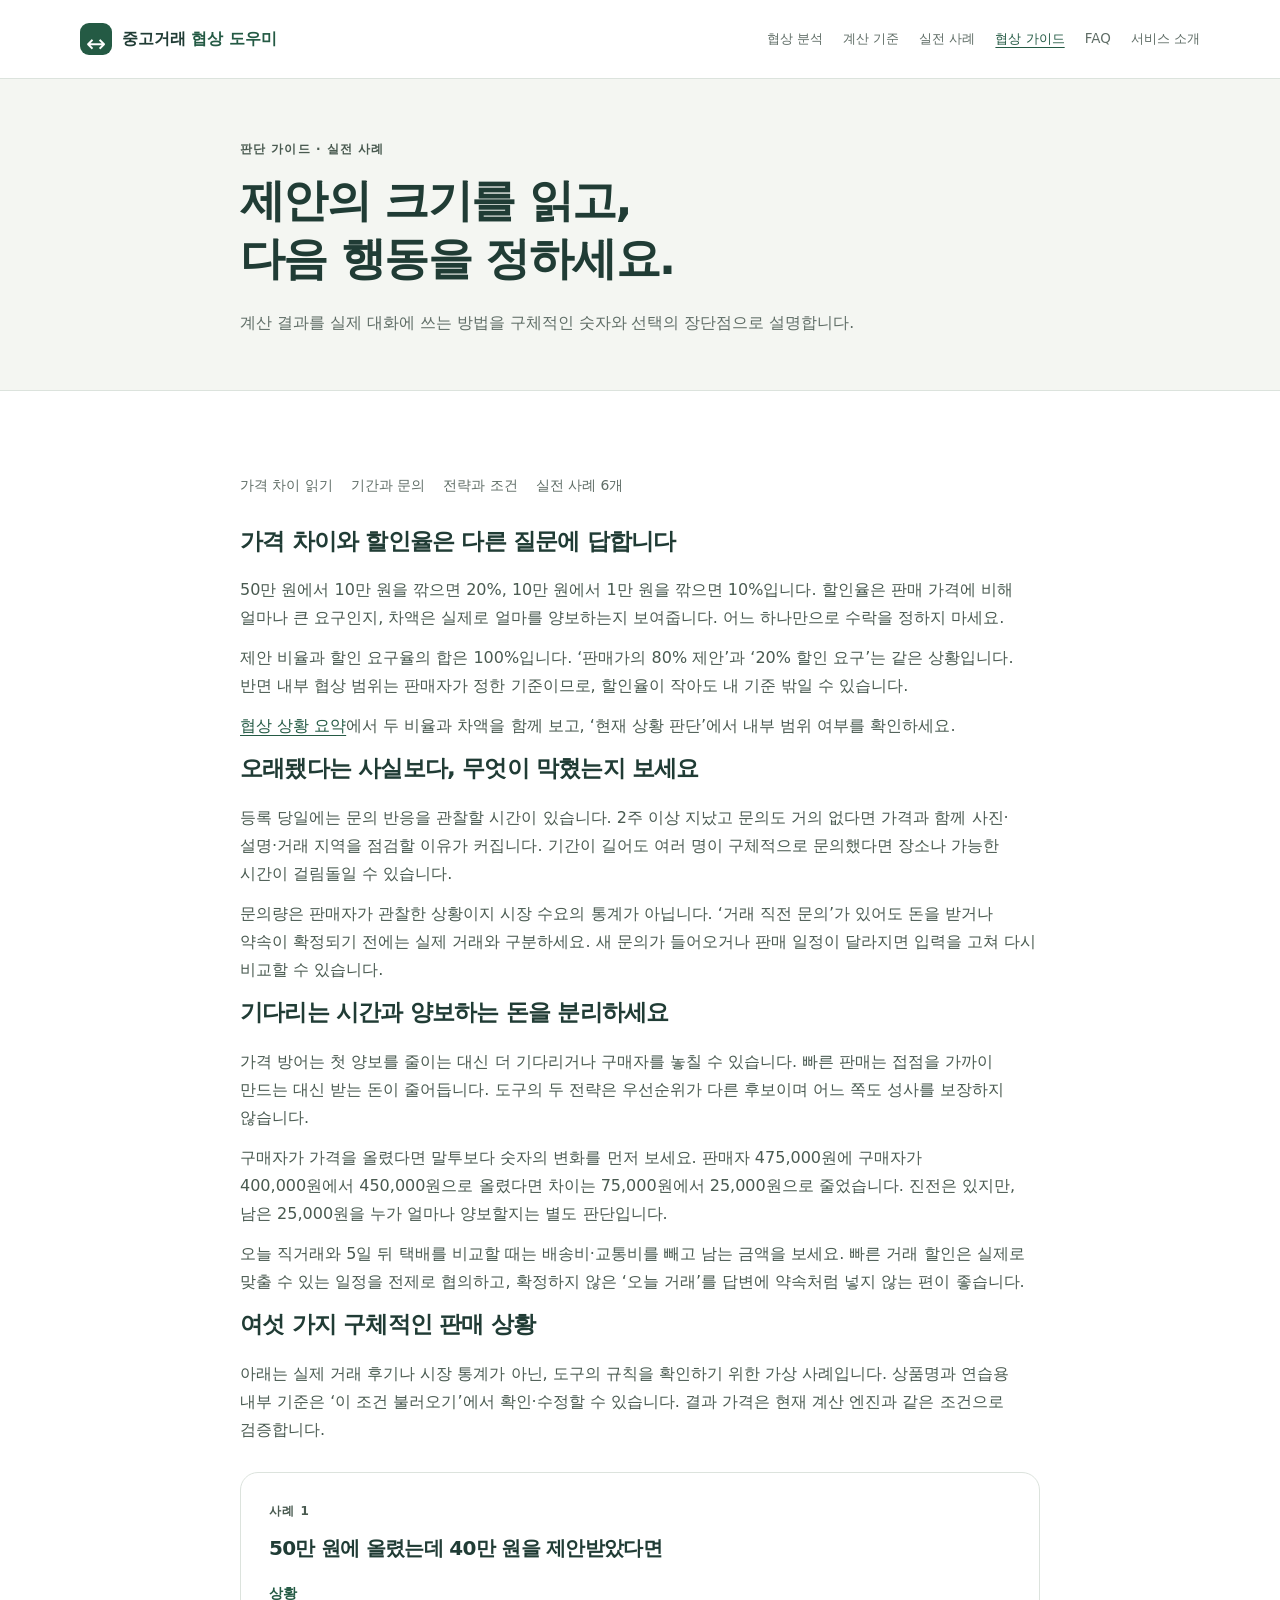
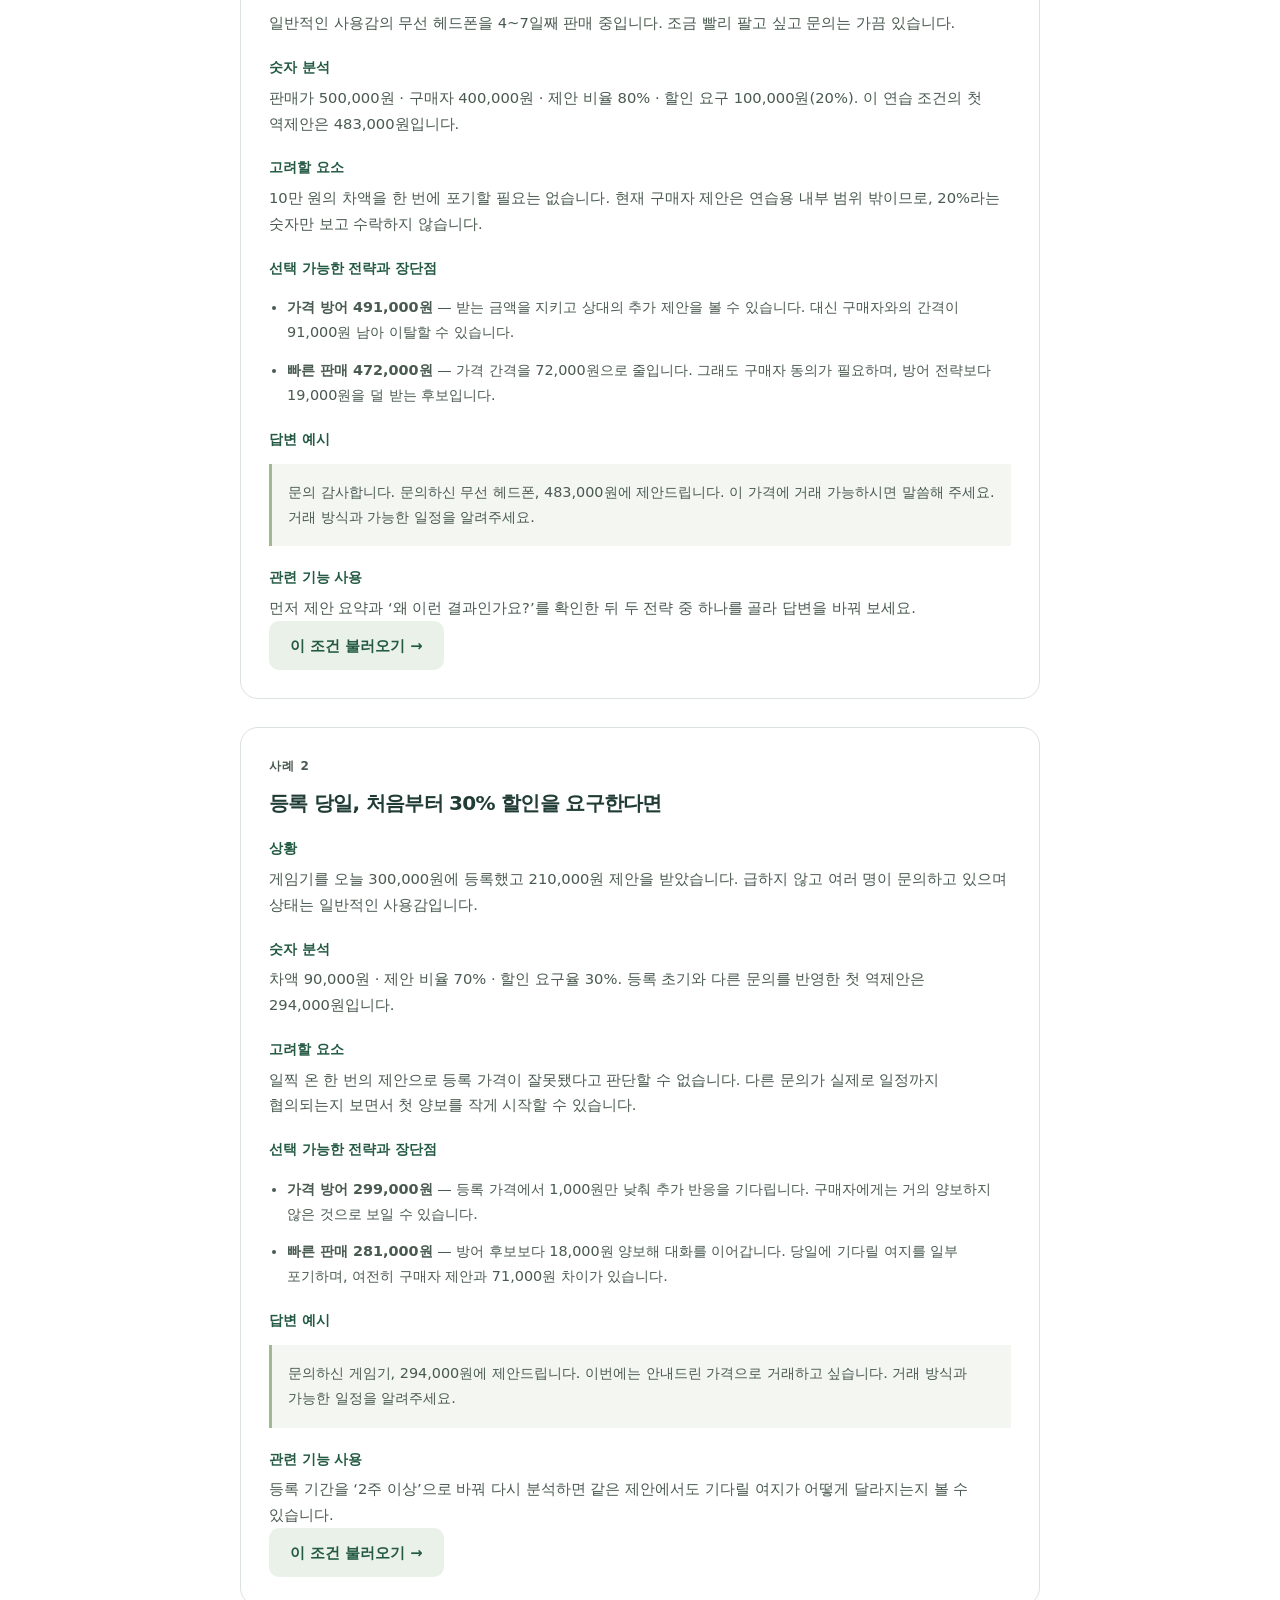
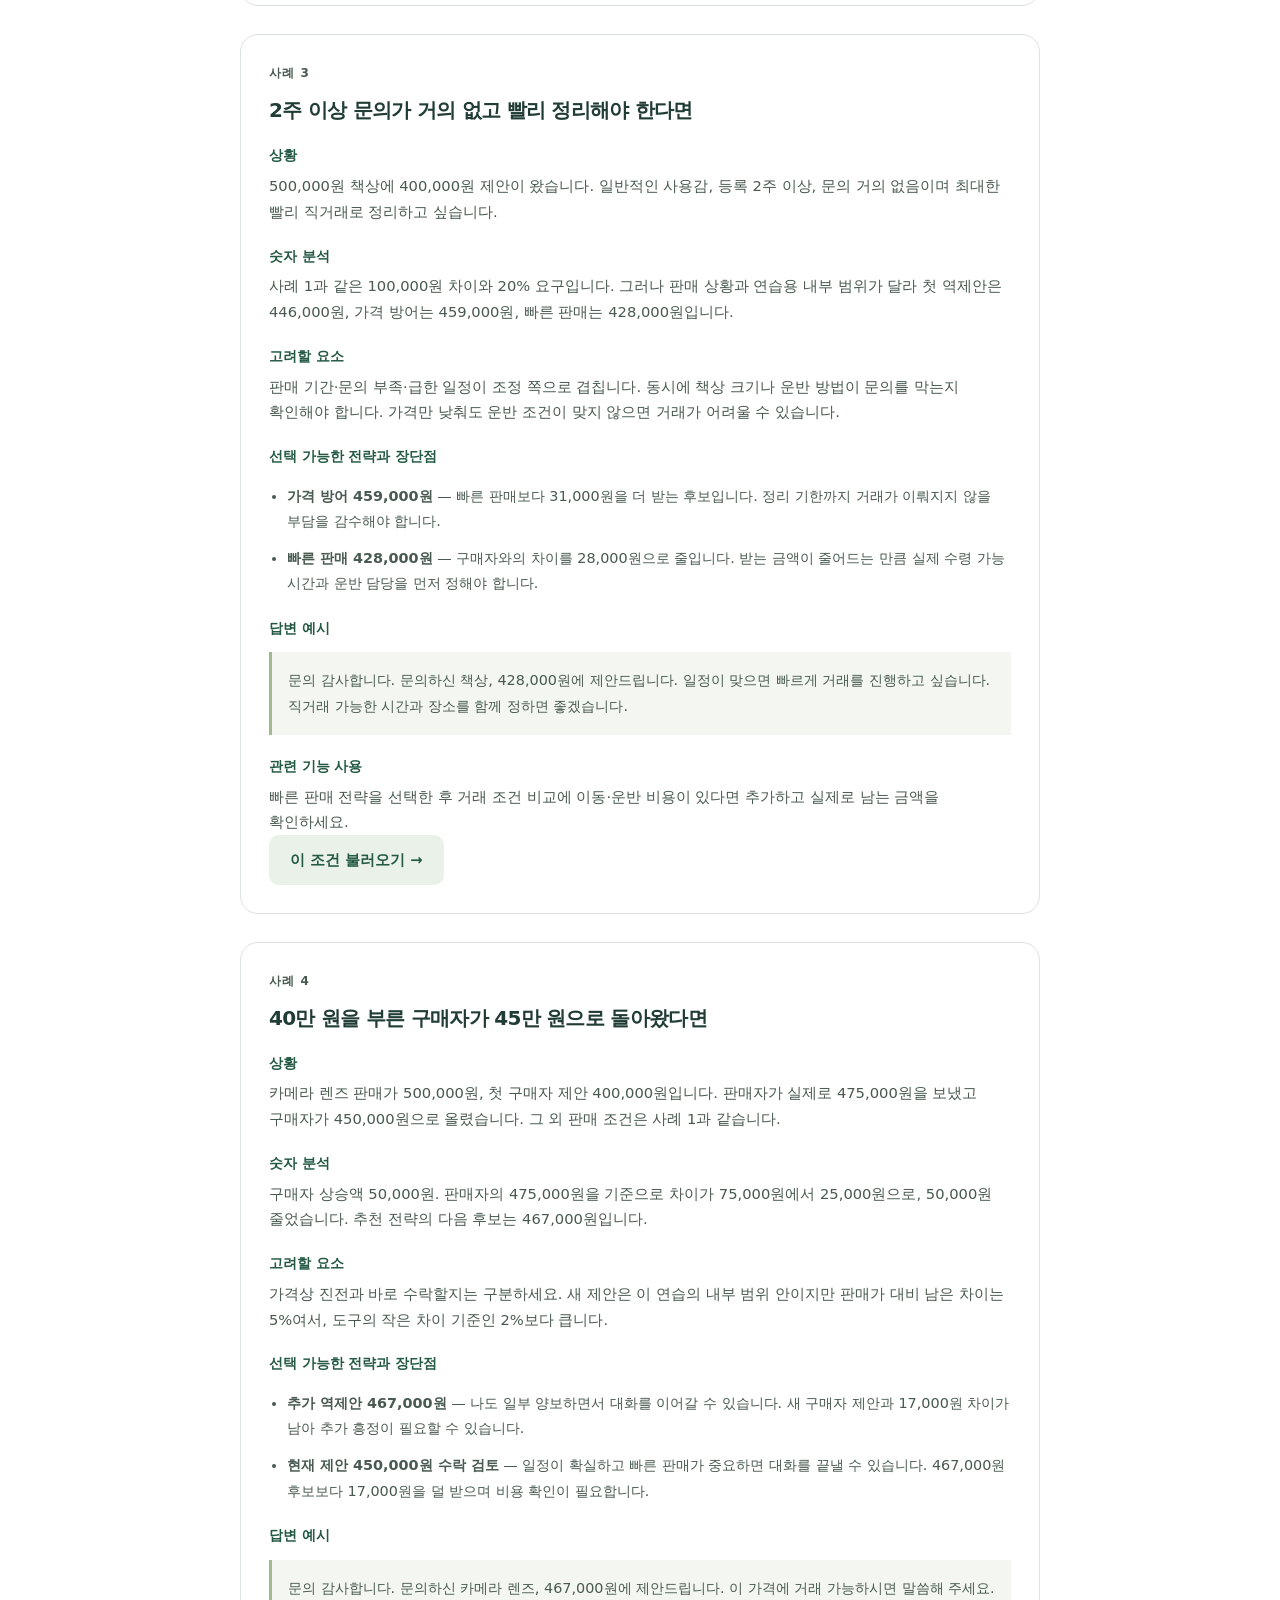
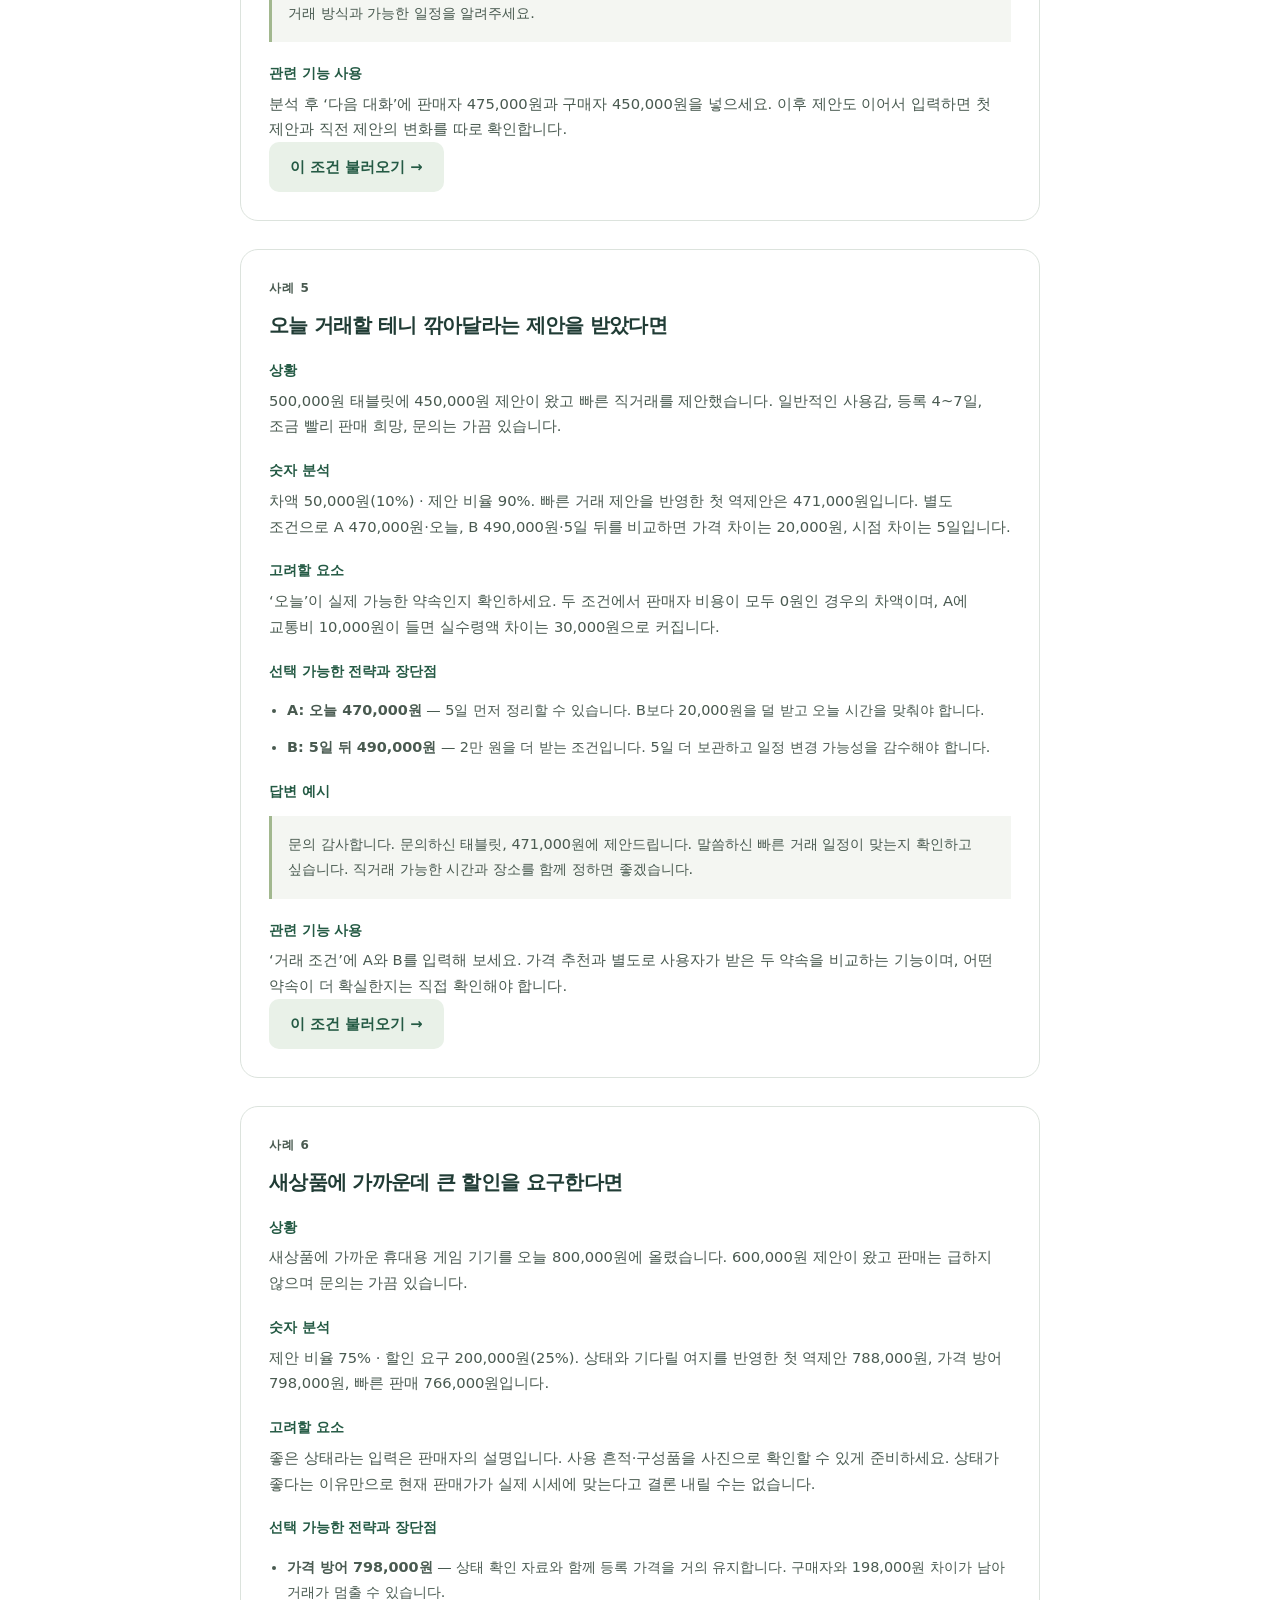
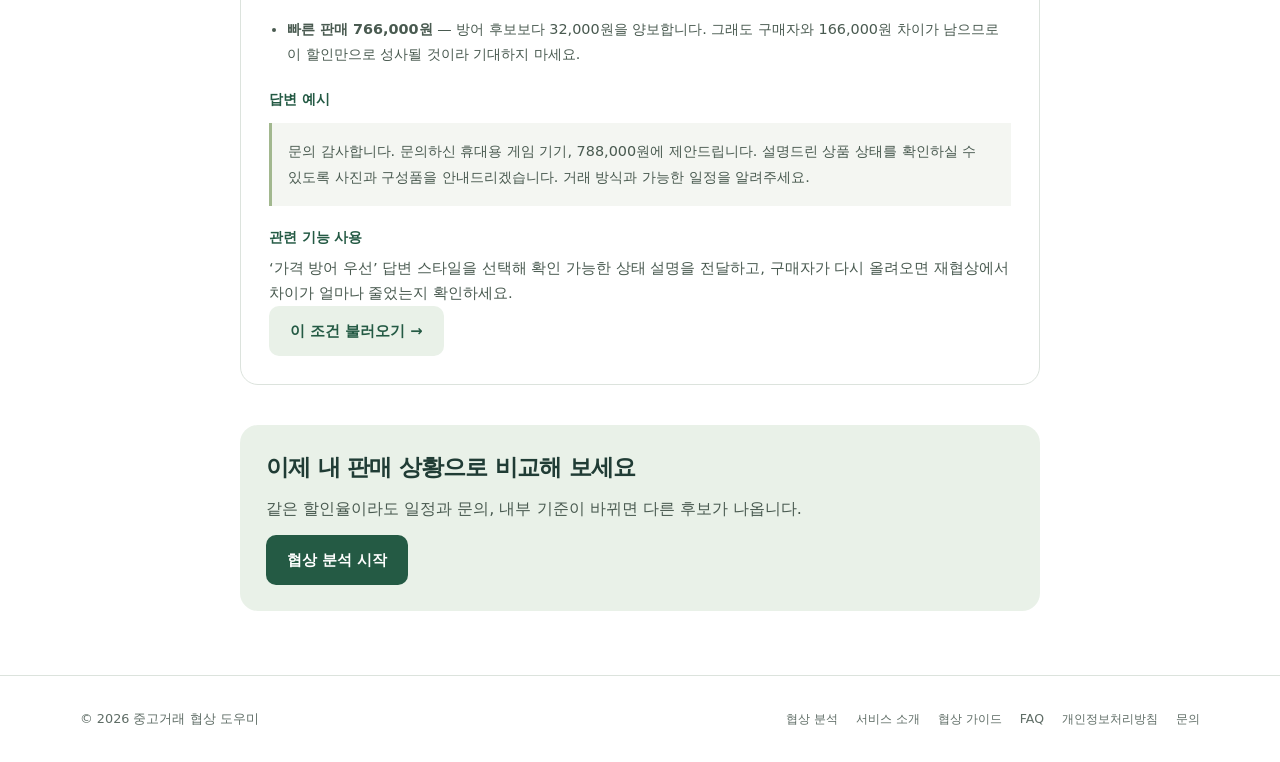
<file: guide.html>
<!doctype html>
<html lang="ko"><head><meta charset="utf-8"><meta name="viewport" content="width=device-width,initial-scale=1">
<title>가격 판단과 실전 사례 | 중고거래 협상 도우미</title><meta name="description" content="가격 차이, 등록 기간과 문의, 재협상 진전, 거래 조건의 차이를 계산 로직과 연결한 가이드와 여섯 가지 구체적인 사례입니다.">
<link rel="canonical" href="https://used-market-negotiation-helper.vercel.app/guide.html"><meta property="og:title" content="가격 판단과 실전 사례 | 중고거래 협상 도우미"><meta property="og:description" content="가격 차이, 등록 기간과 문의, 재협상 진전, 거래 조건의 차이를 계산 로직과 연결한 가이드와 여섯 가지 구체적인 사례입니다."><meta property="og:type" content="website"><meta property="og:url" content="https://used-market-negotiation-helper.vercel.app/guide.html"><link rel="stylesheet" href="css/style.css"></head>
<body><a class="skip-link" href="#main">본문으로 건너뛰기</a>
<header class="site-header"><div class="container nav"><a class="brand" href="index.html"><span class="brand-mark" aria-hidden="true">↔</span> 중고거래 <span>협상 도우미</span></a><button class="menu-toggle" type="button" aria-expanded="false" aria-controls="site-nav">메뉴</button><nav id="site-nav" aria-label="주요 메뉴"><a href="index.html#calculator">협상 분석</a><a href="about.html#method">계산 기준</a><a href="guide.html#cases">실전 사례</a><a href="guide.html" aria-current="page">협상 가이드</a><a href="faq.html">FAQ</a><a href="about.html">서비스 소개</a></nav></div></header><main id="main"><section class="page-hero"><div class="container prose"><p class="eyebrow">판단 가이드 · 실전 사례</p><h1>제안의 크기를 읽고,<br>다음 행동을 정하세요.</h1><p>계산 결과를 실제 대화에 쓰는 방법을 구체적인 숫자와 선택의 장단점으로 설명합니다.</p></div></section><article class="section container prose "><nav class="page-toc" aria-label="가이드 목차"><a href="#read-offer">가격 차이 읽기</a><a href="#timing">기간과 문의</a><a href="#tradeoff">전략과 조건</a><a href="#cases">실전 사례 6개</a></nav>
<section id="read-offer"><h2>가격 차이와 할인율은 다른 질문에 답합니다</h2><p>50만 원에서 10만 원을 깎으면 20%, 10만 원에서 1만 원을 깎으면 10%입니다. 할인율은 판매 가격에 비해 얼마나 큰 요구인지, 차액은 실제로 얼마를 양보하는지 보여줍니다. 어느 하나만으로 수락을 정하지 마세요.</p><p>제안 비율과 할인 요구율의 합은 100%입니다. ‘판매가의 80% 제안’과 ‘20% 할인 요구’는 같은 상황입니다. 반면 내부 협상 범위는 판매자가 정한 기준이므로, 할인율이 작아도 내 기준 밖일 수 있습니다.</p><p><a href="index.html#calculator">협상 상황 요약</a>에서 두 비율과 차액을 함께 보고, ‘현재 상황 판단’에서 내부 범위 여부를 확인하세요.</p></section>
<section id="timing"><h2>오래됐다는 사실보다, 무엇이 막혔는지 보세요</h2><p>등록 당일에는 문의 반응을 관찰할 시간이 있습니다. 2주 이상 지났고 문의도 거의 없다면 가격과 함께 사진·설명·거래 지역을 점검할 이유가 커집니다. 기간이 길어도 여러 명이 구체적으로 문의했다면 장소나 가능한 시간이 걸림돌일 수 있습니다.</p><p>문의량은 판매자가 관찰한 상황이지 시장 수요의 통계가 아닙니다. ‘거래 직전 문의’가 있어도 돈을 받거나 약속이 확정되기 전에는 실제 거래와 구분하세요. 새 문의가 들어오거나 판매 일정이 달라지면 입력을 고쳐 다시 비교할 수 있습니다.</p></section>
<section id="tradeoff"><h2>기다리는 시간과 양보하는 돈을 분리하세요</h2><p>가격 방어는 첫 양보를 줄이는 대신 더 기다리거나 구매자를 놓칠 수 있습니다. 빠른 판매는 접점을 가까이 만드는 대신 받는 돈이 줄어듭니다. 도구의 두 전략은 우선순위가 다른 후보이며 어느 쪽도 성사를 보장하지 않습니다.</p><p>구매자가 가격을 올렸다면 말투보다 숫자의 변화를 먼저 보세요. 판매자 475,000원에 구매자가 400,000원에서 450,000원으로 올렸다면 차이는 75,000원에서 25,000원으로 줄었습니다. 진전은 있지만, 남은 25,000원을 누가 얼마나 양보할지는 별도 판단입니다.</p><p>오늘 직거래와 5일 뒤 택배를 비교할 때는 배송비·교통비를 빼고 남는 금액을 보세요. 빠른 거래 할인은 실제로 맞출 수 있는 일정을 전제로 협의하고, 확정하지 않은 ‘오늘 거래’를 답변에 약속처럼 넣지 않는 편이 좋습니다.</p></section>
<section id="cases"><h2>여섯 가지 구체적인 판매 상황</h2><p>아래는 실제 거래 후기나 시장 통계가 아닌, 도구의 규칙을 확인하기 위한 가상 사례입니다. 상품명과 연습용 내부 기준은 ‘이 조건 불러오기’에서 확인·수정할 수 있습니다. 결과 가격은 현재 계산 엔진과 같은 조건으로 검증합니다.</p>
<article class="guide-card" id="case-1"><p class="eyebrow">사례 1</p><h3>50만 원에 올렸는데 40만 원을 제안받았다면</h3><dl><dt>상황</dt><dd>일반적인 사용감의 무선 헤드폰을 4~7일째 판매 중입니다. 조금 빨리 팔고 싶고 문의는 가끔 있습니다.</dd><dt>숫자 분석</dt><dd>판매가 500,000원 · 구매자 400,000원 · 제안 비율 80% · 할인 요구 100,000원(20%). 이 연습 조건의 첫 역제안은 483,000원입니다.</dd><dt>고려할 요소</dt><dd>10만 원의 차액을 한 번에 포기할 필요는 없습니다. 현재 구매자 제안은 연습용 내부 범위 밖이므로, 20%라는 숫자만 보고 수락하지 않습니다.</dd><dt>선택 가능한 전략과 장단점</dt><dd><ul class="case-strategy"><li><strong>가격 방어 491,000원</strong> — 받는 금액을 지키고 상대의 추가 제안을 볼 수 있습니다. 대신 구매자와의 간격이 91,000원 남아 이탈할 수 있습니다.</li><li><strong>빠른 판매 472,000원</strong> — 가격 간격을 72,000원으로 줄입니다. 그래도 구매자 동의가 필요하며, 방어 전략보다 19,000원을 덜 받는 후보입니다.</li></ul></dd><dt>답변 예시</dt><dd><blockquote>문의 감사합니다. 문의하신 무선 헤드폰, 483,000원에 제안드립니다. 이 가격에 거래 가능하시면 말씀해 주세요. 거래 방식과 가능한 일정을 알려주세요.</blockquote></dd><dt>관련 기능 사용</dt><dd>먼저 제안 요약과 ‘왜 이런 결과인가요?’를 확인한 뒤 두 전략 중 하나를 골라 답변을 바꿔 보세요.</dd></dl><a class="button secondary" href="index.html#case-1">이 조건 불러오기 →</a></article>
<article class="guide-card" id="case-2"><p class="eyebrow">사례 2</p><h3>등록 당일, 처음부터 30% 할인을 요구한다면</h3><dl><dt>상황</dt><dd>게임기를 오늘 300,000원에 등록했고 210,000원 제안을 받았습니다. 급하지 않고 여러 명이 문의하고 있으며 상태는 일반적인 사용감입니다.</dd><dt>숫자 분석</dt><dd>차액 90,000원 · 제안 비율 70% · 할인 요구율 30%. 등록 초기와 다른 문의를 반영한 첫 역제안은 294,000원입니다.</dd><dt>고려할 요소</dt><dd>일찍 온 한 번의 제안으로 등록 가격이 잘못됐다고 판단할 수 없습니다. 다른 문의가 실제로 일정까지 협의되는지 보면서 첫 양보를 작게 시작할 수 있습니다.</dd><dt>선택 가능한 전략과 장단점</dt><dd><ul class="case-strategy"><li><strong>가격 방어 299,000원</strong> — 등록 가격에서 1,000원만 낮춰 추가 반응을 기다립니다. 구매자에게는 거의 양보하지 않은 것으로 보일 수 있습니다.</li><li><strong>빠른 판매 281,000원</strong> — 방어 후보보다 18,000원 양보해 대화를 이어갑니다. 당일에 기다릴 여지를 일부 포기하며, 여전히 구매자 제안과 71,000원 차이가 있습니다.</li></ul></dd><dt>답변 예시</dt><dd><blockquote>문의하신 게임기, 294,000원에 제안드립니다. 이번에는 안내드린 가격으로 거래하고 싶습니다. 거래 방식과 가능한 일정을 알려주세요.</blockquote></dd><dt>관련 기능 사용</dt><dd>등록 기간을 ‘2주 이상’으로 바꿔 다시 분석하면 같은 제안에서도 기다릴 여지가 어떻게 달라지는지 볼 수 있습니다.</dd></dl><a class="button secondary" href="index.html#case-2">이 조건 불러오기 →</a></article>
<article class="guide-card" id="case-3"><p class="eyebrow">사례 3</p><h3>2주 이상 문의가 거의 없고 빨리 정리해야 한다면</h3><dl><dt>상황</dt><dd>500,000원 책상에 400,000원 제안이 왔습니다. 일반적인 사용감, 등록 2주 이상, 문의 거의 없음이며 최대한 빨리 직거래로 정리하고 싶습니다.</dd><dt>숫자 분석</dt><dd>사례 1과 같은 100,000원 차이와 20% 요구입니다. 그러나 판매 상황과 연습용 내부 범위가 달라 첫 역제안은 446,000원, 가격 방어는 459,000원, 빠른 판매는 428,000원입니다.</dd><dt>고려할 요소</dt><dd>판매 기간·문의 부족·급한 일정이 조정 쪽으로 겹칩니다. 동시에 책상 크기나 운반 방법이 문의를 막는지 확인해야 합니다. 가격만 낮춰도 운반 조건이 맞지 않으면 거래가 어려울 수 있습니다.</dd><dt>선택 가능한 전략과 장단점</dt><dd><ul class="case-strategy"><li><strong>가격 방어 459,000원</strong> — 빠른 판매보다 31,000원을 더 받는 후보입니다. 정리 기한까지 거래가 이뤄지지 않을 부담을 감수해야 합니다.</li><li><strong>빠른 판매 428,000원</strong> — 구매자와의 차이를 28,000원으로 줄입니다. 받는 금액이 줄어드는 만큼 실제 수령 가능 시간과 운반 담당을 먼저 정해야 합니다.</li></ul></dd><dt>답변 예시</dt><dd><blockquote>문의 감사합니다. 문의하신 책상, 428,000원에 제안드립니다. 일정이 맞으면 빠르게 거래를 진행하고 싶습니다. 직거래 가능한 시간과 장소를 함께 정하면 좋겠습니다.</blockquote></dd><dt>관련 기능 사용</dt><dd>빠른 판매 전략을 선택한 후 거래 조건 비교에 이동·운반 비용이 있다면 추가하고 실제로 남는 금액을 확인하세요.</dd></dl><a class="button secondary" href="index.html#case-3">이 조건 불러오기 →</a></article>
<article class="guide-card" id="case-4"><p class="eyebrow">사례 4</p><h3>40만 원을 부른 구매자가 45만 원으로 돌아왔다면</h3><dl><dt>상황</dt><dd>카메라 렌즈 판매가 500,000원, 첫 구매자 제안 400,000원입니다. 판매자가 실제로 475,000원을 보냈고 구매자가 450,000원으로 올렸습니다. 그 외 판매 조건은 사례 1과 같습니다.</dd><dt>숫자 분석</dt><dd>구매자 상승액 50,000원. 판매자의 475,000원을 기준으로 차이가 75,000원에서 25,000원으로, 50,000원 줄었습니다. 추천 전략의 다음 후보는 467,000원입니다.</dd><dt>고려할 요소</dt><dd>가격상 진전과 바로 수락할지는 구분하세요. 새 제안은 이 연습의 내부 범위 안이지만 판매가 대비 남은 차이는 5%여서, 도구의 작은 차이 기준인 2%보다 큽니다.</dd><dt>선택 가능한 전략과 장단점</dt><dd><ul class="case-strategy"><li><strong>추가 역제안 467,000원</strong> — 나도 일부 양보하면서 대화를 이어갈 수 있습니다. 새 구매자 제안과 17,000원 차이가 남아 추가 흥정이 필요할 수 있습니다.</li><li><strong>현재 제안 450,000원 수락 검토</strong> — 일정이 확실하고 빠른 판매가 중요하면 대화를 끝낼 수 있습니다. 467,000원 후보보다 17,000원을 덜 받으며 비용 확인이 필요합니다.</li></ul></dd><dt>답변 예시</dt><dd><blockquote>문의 감사합니다. 문의하신 카메라 렌즈, 467,000원에 제안드립니다. 이 가격에 거래 가능하시면 말씀해 주세요. 거래 방식과 가능한 일정을 알려주세요.</blockquote></dd><dt>관련 기능 사용</dt><dd>분석 후 ‘다음 대화’에 판매자 475,000원과 구매자 450,000원을 넣으세요. 이후 제안도 이어서 입력하면 첫 제안과 직전 제안의 변화를 따로 확인합니다.</dd></dl><a class="button secondary" href="index.html#case-4">이 조건 불러오기 →</a></article>
<article class="guide-card" id="case-5"><p class="eyebrow">사례 5</p><h3>오늘 거래할 테니 깎아달라는 제안을 받았다면</h3><dl><dt>상황</dt><dd>500,000원 태블릿에 450,000원 제안이 왔고 빠른 직거래를 제안했습니다. 일반적인 사용감, 등록 4~7일, 조금 빨리 판매 희망, 문의는 가끔 있습니다.</dd><dt>숫자 분석</dt><dd>차액 50,000원(10%) · 제안 비율 90%. 빠른 거래 제안을 반영한 첫 역제안은 471,000원입니다. 별도 조건으로 A 470,000원·오늘, B 490,000원·5일 뒤를 비교하면 가격 차이는 20,000원, 시점 차이는 5일입니다.</dd><dt>고려할 요소</dt><dd>‘오늘’이 실제 가능한 약속인지 확인하세요. 두 조건에서 판매자 비용이 모두 0원인 경우의 차액이며, A에 교통비 10,000원이 들면 실수령액 차이는 30,000원으로 커집니다.</dd><dt>선택 가능한 전략과 장단점</dt><dd><ul class="case-strategy"><li><strong>A: 오늘 470,000원</strong> — 5일 먼저 정리할 수 있습니다. B보다 20,000원을 덜 받고 오늘 시간을 맞춰야 합니다.</li><li><strong>B: 5일 뒤 490,000원</strong> — 2만 원을 더 받는 조건입니다. 5일 더 보관하고 일정 변경 가능성을 감수해야 합니다.</li></ul></dd><dt>답변 예시</dt><dd><blockquote>문의 감사합니다. 문의하신 태블릿, 471,000원에 제안드립니다. 말씀하신 빠른 거래 일정이 맞는지 확인하고 싶습니다. 직거래 가능한 시간과 장소를 함께 정하면 좋겠습니다.</blockquote></dd><dt>관련 기능 사용</dt><dd>‘거래 조건’에 A와 B를 입력해 보세요. 가격 추천과 별도로 사용자가 받은 두 약속을 비교하는 기능이며, 어떤 약속이 더 확실한지는 직접 확인해야 합니다.</dd></dl><a class="button secondary" href="index.html#case-5">이 조건 불러오기 →</a></article>
<article class="guide-card" id="case-6"><p class="eyebrow">사례 6</p><h3>새상품에 가까운데 큰 할인을 요구한다면</h3><dl><dt>상황</dt><dd>새상품에 가까운 휴대용 게임 기기를 오늘 800,000원에 올렸습니다. 600,000원 제안이 왔고 판매는 급하지 않으며 문의는 가끔 있습니다.</dd><dt>숫자 분석</dt><dd>제안 비율 75% · 할인 요구 200,000원(25%). 상태와 기다릴 여지를 반영한 첫 역제안 788,000원, 가격 방어 798,000원, 빠른 판매 766,000원입니다.</dd><dt>고려할 요소</dt><dd>좋은 상태라는 입력은 판매자의 설명입니다. 사용 흔적·구성품을 사진으로 확인할 수 있게 준비하세요. 상태가 좋다는 이유만으로 현재 판매가가 실제 시세에 맞는다고 결론 내릴 수는 없습니다.</dd><dt>선택 가능한 전략과 장단점</dt><dd><ul class="case-strategy"><li><strong>가격 방어 798,000원</strong> — 상태 확인 자료와 함께 등록 가격을 거의 유지합니다. 구매자와 198,000원 차이가 남아 거래가 멈출 수 있습니다.</li><li><strong>빠른 판매 766,000원</strong> — 방어 후보보다 32,000원을 양보합니다. 그래도 구매자와 166,000원 차이가 남으므로 이 할인만으로 성사될 것이라 기대하지 마세요.</li></ul></dd><dt>답변 예시</dt><dd><blockquote>문의 감사합니다. 문의하신 휴대용 게임 기기, 788,000원에 제안드립니다. 설명드린 상품 상태를 확인하실 수 있도록 사진과 구성품을 안내드리겠습니다. 거래 방식과 가능한 일정을 알려주세요.</blockquote></dd><dt>관련 기능 사용</dt><dd>‘가격 방어 우선’ 답변 스타일을 선택해 확인 가능한 상태 설명을 전달하고, 구매자가 다시 올려오면 재협상에서 차이가 얼마나 줄었는지 확인하세요.</dd></dl><a class="button secondary" href="index.html#case-6">이 조건 불러오기 →</a></article>
</section><aside class="guide-cta"><h2>이제 내 판매 상황으로 비교해 보세요</h2><p>같은 할인율이라도 일정과 문의, 내부 기준이 바뀌면 다른 후보가 나옵니다.</p><a class="button primary" href="index.html#calculator">협상 분석 시작</a></aside></article></main><footer class="site-footer"><div class="container"><p>© 2026 중고거래 협상 도우미</p><nav aria-label="하단 메뉴"><a href="index.html#calculator">협상 분석</a><a href="about.html">서비스 소개</a><a href="guide.html">협상 가이드</a><a href="faq.html">FAQ</a><a href="privacy.html">개인정보처리방침</a><a href="contact.html">문의</a></nav></div></footer><script src="js/app.js"></script></body></html>
</file>
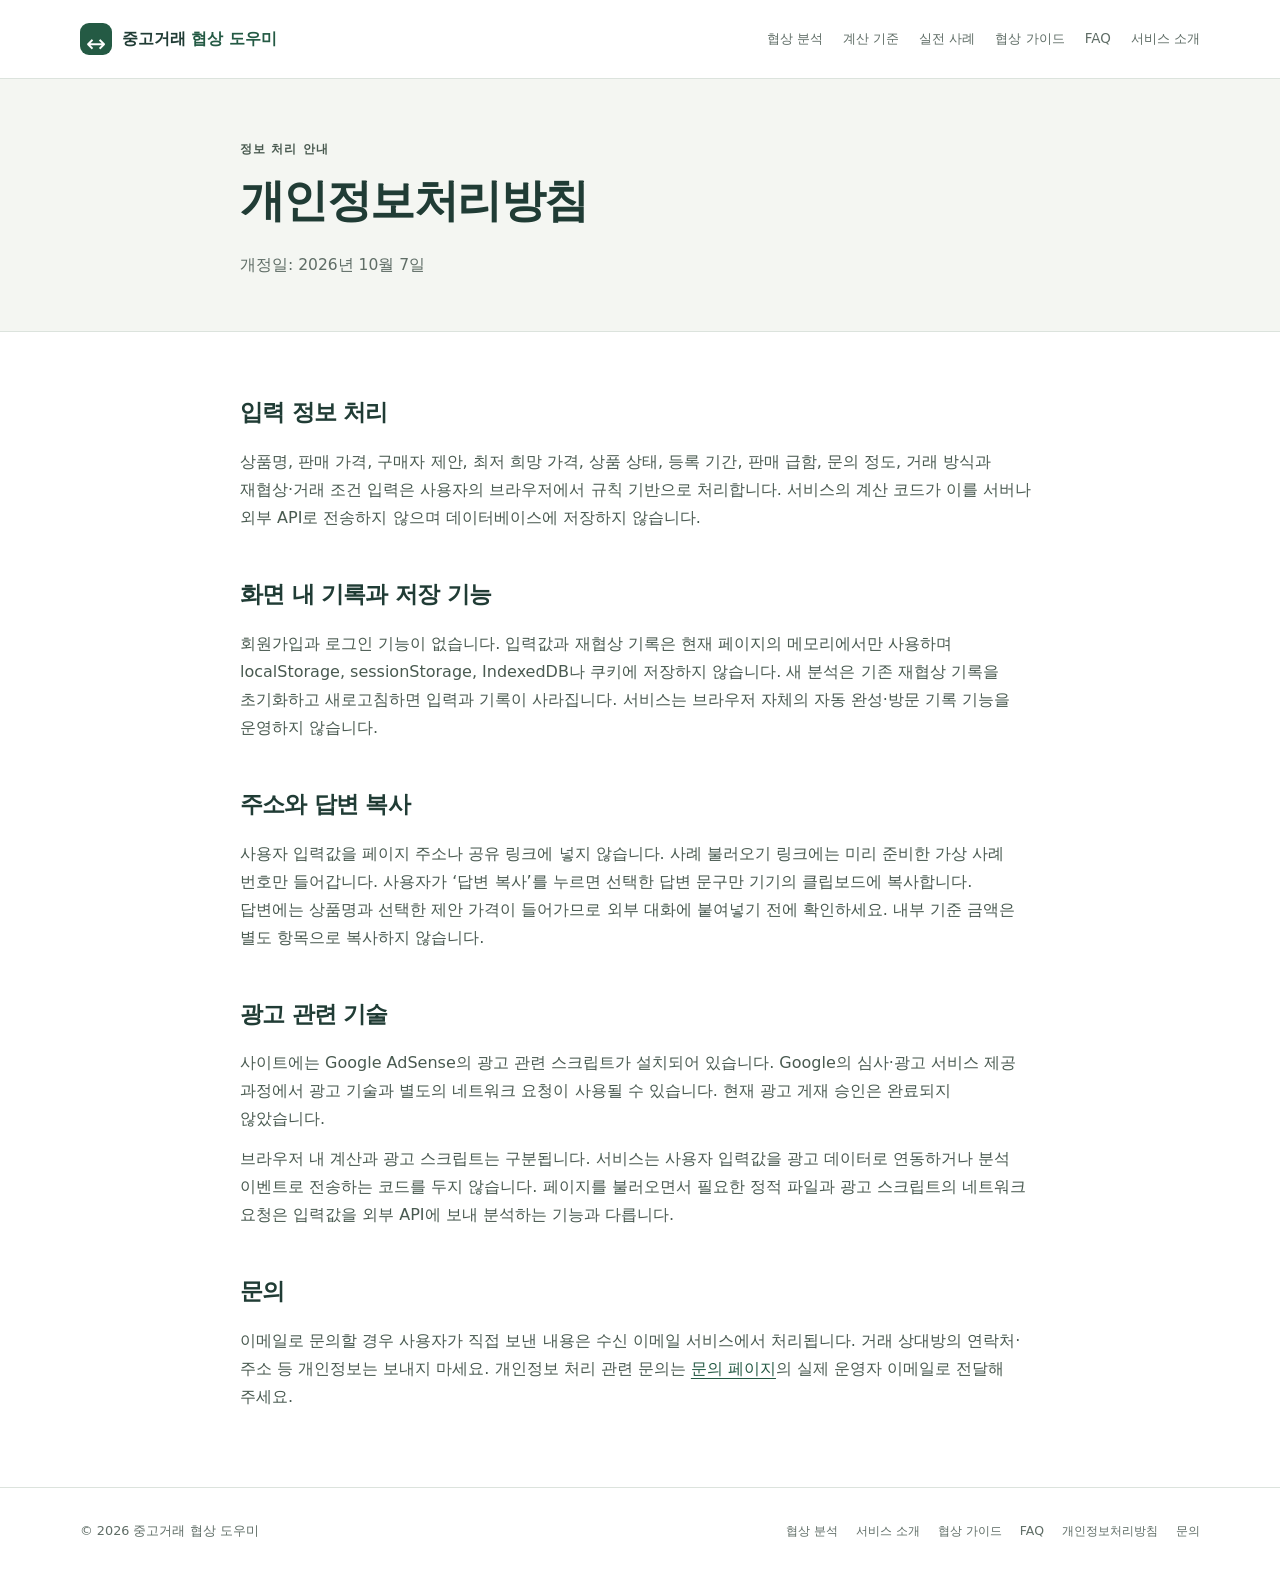
<file: privacy.html>
<!doctype html>
<html lang="ko"><head><meta charset="utf-8"><meta name="viewport" content="width=device-width,initial-scale=1">
<title>개인정보처리방침 | 중고거래 협상 도우미</title><meta name="description" content="입력값과 재협상 기록의 브라우저 내 처리, 저장하지 않는 정보, Google 광고 스크립트의 별도 동작을 안내합니다.">
<link rel="canonical" href="https://used-market-negotiation-helper.vercel.app/privacy.html"><meta property="og:title" content="개인정보처리방침 | 중고거래 협상 도우미"><meta property="og:description" content="입력값과 재협상 기록의 브라우저 내 처리, 저장하지 않는 정보, Google 광고 스크립트의 별도 동작을 안내합니다."><meta property="og:type" content="website"><meta property="og:url" content="https://used-market-negotiation-helper.vercel.app/privacy.html"><link rel="stylesheet" href="css/style.css"></head>
<body><a class="skip-link" href="#main">본문으로 건너뛰기</a>
<header class="site-header"><div class="container nav"><a class="brand" href="index.html"><span class="brand-mark" aria-hidden="true">↔</span> 중고거래 <span>협상 도우미</span></a><button class="menu-toggle" type="button" aria-expanded="false" aria-controls="site-nav">메뉴</button><nav id="site-nav" aria-label="주요 메뉴"><a href="index.html#calculator">협상 분석</a><a href="about.html#method">계산 기준</a><a href="guide.html#cases">실전 사례</a><a href="guide.html">협상 가이드</a><a href="faq.html">FAQ</a><a href="about.html">서비스 소개</a></nav></div></header><main id="main"><section class="page-hero"><div class="container prose"><p class="eyebrow">정보 처리 안내</p><h1>개인정보처리방침</h1><p>개정일: 2026년 10월 7일</p></div></section><article class="section container prose ">
<h2>입력 정보 처리</h2><p>상품명, 판매 가격, 구매자 제안, 최저 희망 가격, 상품 상태, 등록 기간, 판매 급함, 문의 정도, 거래 방식과 재협상·거래 조건 입력은 사용자의 브라우저에서 규칙 기반으로 처리합니다. 서비스의 계산 코드가 이를 서버나 외부 API로 전송하지 않으며 데이터베이스에 저장하지 않습니다.</p>
<h2>화면 내 기록과 저장 기능</h2><p>회원가입과 로그인 기능이 없습니다. 입력값과 재협상 기록은 현재 페이지의 메모리에서만 사용하며 localStorage, sessionStorage, IndexedDB나 쿠키에 저장하지 않습니다. 새 분석은 기존 재협상 기록을 초기화하고 새로고침하면 입력과 기록이 사라집니다. 서비스는 브라우저 자체의 자동 완성·방문 기록 기능을 운영하지 않습니다.</p>
<h2>주소와 답변 복사</h2><p>사용자 입력값을 페이지 주소나 공유 링크에 넣지 않습니다. 사례 불러오기 링크에는 미리 준비한 가상 사례 번호만 들어갑니다. 사용자가 ‘답변 복사’를 누르면 선택한 답변 문구만 기기의 클립보드에 복사합니다. 답변에는 상품명과 선택한 제안 가격이 들어가므로 외부 대화에 붙여넣기 전에 확인하세요. 내부 기준 금액은 별도 항목으로 복사하지 않습니다.</p>
<h2>광고 관련 기술</h2><p>사이트에는 Google AdSense의 광고 관련 스크립트가 설치되어 있습니다. Google의 심사·광고 서비스 제공 과정에서 광고 기술과 별도의 네트워크 요청이 사용될 수 있습니다. 현재 광고 게재 승인은 완료되지 않았습니다.</p><p>브라우저 내 계산과 광고 스크립트는 구분됩니다. 서비스는 사용자 입력값을 광고 데이터로 연동하거나 분석 이벤트로 전송하는 코드를 두지 않습니다. 페이지를 불러오면서 필요한 정적 파일과 광고 스크립트의 네트워크 요청은 입력값을 외부 API에 보내 분석하는 기능과 다릅니다.</p>
<h2>문의</h2><p>이메일로 문의할 경우 사용자가 직접 보낸 내용은 수신 이메일 서비스에서 처리됩니다. 거래 상대방의 연락처·주소 등 개인정보는 보내지 마세요. 개인정보 처리 관련 문의는 <a href="contact.html">문의 페이지</a>의 실제 운영자 이메일로 전달해 주세요.</p>
</article></main><footer class="site-footer"><div class="container"><p>© 2026 중고거래 협상 도우미</p><nav aria-label="하단 메뉴"><a href="index.html#calculator">협상 분석</a><a href="about.html">서비스 소개</a><a href="guide.html">협상 가이드</a><a href="faq.html">FAQ</a><a href="privacy.html">개인정보처리방침</a><a href="contact.html">문의</a></nav></div></footer><script src="js/app.js"></script></body></html>
</file>
<file: css/style.css>
:root{--ink:#203c35;--muted:#5f6d66;--line:#dce3dd;--paper:#fff;--soft:#f4f6f2;--brand:#245a44;--brand-dark:#163e2e;--accent:#e9f1e8;--danger:#a1392e;--radius:18px;--shadow:0 5px 20px #1d392607}

*{box-sizing:border-box}
html{scroll-behavior:smooth;scroll-padding-top:100px}
body{margin:0;background:var(--paper);color:var(--ink);font-family:"Malgun Gothic","Apple SD Gothic Neo",system-ui,sans-serif;line-height:1.75;word-break:keep-all;overflow-wrap:anywhere}
a{color:var(--brand);text-underline-offset:4px}
button,input,select,textarea{font:inherit}
button,a,input,select,summary{-webkit-tap-highlight-color:transparent}
button{cursor:pointer}
button:disabled{opacity:.5;cursor:wait}
[hidden]{display:none!important}
:focus-visible{outline:3px solid #5b9277;outline-offset:4px}
section[id],article[id]{scroll-margin-top:16px}
.container{width:min(1120px,calc(100% - 48px));margin-inline:auto}
.prose{max-width:800px}
.narrow{max-width:850px}
.small,small{font-size:.83rem;color:var(--muted)}
small{display:block;margin-top:7px}
h1,h2,h3,h4{line-height:1.4;letter-spacing:-.035em}
h2{font-size:1.8rem}
h3{font-size:1.22rem}
p{margin:12px 0}
ul,ol{padding-left:24px}
li{margin:8px 0}

.site-header{border-bottom:1px solid var(--line);background:#fffffffa;position:sticky;top:0;z-index:10}
.nav{min-height:78px;display:flex;align-items:center;justify-content:space-between;gap:24px}
.brand{font-weight:800;text-decoration:none;font-size:1rem;color:var(--ink);display:flex;align-items:center;gap:5px;flex-shrink:0}
.brand span{color:var(--brand)}
.brand .brand-mark{display:inline-grid;place-items:center;width:32px;height:32px;background:var(--brand);color:white;border-radius:9px;margin-right:5px;font-size:24px;font-weight:500}
nav{display:flex;gap:20px;flex-wrap:wrap}
nav a{text-decoration:none;color:var(--muted);font-size:.84rem}
nav a:hover,nav a[aria-current]{color:var(--brand);text-decoration:underline}
.menu-toggle{display:none;min-height:44px;border:1px solid var(--line);border-radius:9px;background:white;padding:7px 12px;color:var(--ink)}
.skip-link{position:absolute;left:-9999px}
.skip-link:focus{left:12px;top:12px;background:white;padding:12px;z-index:30}

.hero{background:#f2f5ef;border-bottom:1px solid var(--line);padding:76px 0 70px}
.hero-layout{display:grid;grid-template-columns:1.25fr 1fr;gap:70px;align-items:center}
.eyebrow{font-size:.75rem;font-weight:800;color:var(--brand);letter-spacing:.09em;margin:0 0 12px}
.hero h1{font-size:clamp(2.5rem,4.4vw,3.6rem);line-height:1.25;letter-spacing:-.065em;margin:16px 0 22px;font-weight:800}
.hero h1 span{color:#60816c}
.hero-description{color:var(--muted);font-size:1rem;margin-bottom:28px;line-height:1.95}
.hero-note{font-size:.78rem;color:var(--muted);margin-top:13px}
.hero-path{background:#ffffffaa;padding:30px 34px;border:1px solid #d6dfd3;border-radius:24px}
.hero-path ol{padding:0;list-style:none;margin:22px 0}
.hero-path li{display:flex;align-items:center;gap:20px;padding:14px 0;margin:0}
.hero-path li+li{border-top:1px solid var(--line)}
.hero-path li>span{font-size:1.45rem;font-weight:500;color:#859b82;letter-spacing:-.06em}
.hero-path strong{font-size:1.02rem}
.hero-path li p{margin:1px 0 0;font-size:.83rem;color:var(--muted)}
.hero-path>.small{margin-bottom:0;border-top:1px solid var(--line);padding-top:16px}

.button{display:inline-flex;align-items:center;justify-content:center;gap:16px;min-height:48px;padding:12px 20px;border-radius:10px;border:1px solid transparent;font-weight:700;text-decoration:none;font-size:.92rem;line-height:1.6;white-space:normal;text-align:center}
.primary{background:var(--brand);color:white}
.primary:hover{background:var(--brand-dark)}
.secondary{background:var(--accent);color:var(--brand)}
.secondary:hover{background:#dcead8}
.ghost{background:white;border-color:var(--line);color:var(--ink)}
.button[aria-pressed=true]{border-color:var(--brand);box-shadow:inset 0 0 0 1px var(--brand)}
.text-link{display:inline-block;font-weight:700;font-size:.88rem;text-decoration:none;margin-top:12px}
.text-link:hover{text-decoration:underline}
.section{padding:64px 0}
.section-heading{margin-bottom:26px}
.section-heading h2,.section-heading h3{margin:0 0 10px}
.section-heading p:not(.eyebrow){color:var(--muted);font-size:.9rem;margin:0}
.calculator-layout{display:grid;grid-template-columns:minmax(0,1.9fr) minmax(0,1fr);gap:38px;align-items:start}
.card{background:white;border:1px solid var(--line);border-radius:var(--radius);box-shadow:var(--shadow)}
.form-card{padding:36px}
.side-note{padding:28px;background:#f1f4ed;border:1px solid var(--line);border-radius:var(--radius)}
.side-note h3{margin:0}
.side-note p,.aside-explainer p{color:var(--muted);font-size:.88rem}
.side-note .button{width:100%;font-size:.85rem;margin-top:12px;border:1px solid #c6d6c0}
.aside-explainer{padding:20px 8px}
.aside-explainer h3{font-size:.98rem}
.input-aside{position:sticky;top:106px}

form{display:grid;grid-template-columns:repeat(2,minmax(0,1fr));gap:20px}
.field,fieldset{min-width:0}
.full{grid-column:1/-1}
.field label,legend{display:block;font-size:.88rem;font-weight:700;margin-bottom:7px}
.optional{font-size:.72rem;font-weight:500;color:var(--muted);margin-left:4px}
.field input,.field select{display:block;width:100%;min-width:0;min-height:50px;background:white;color:var(--ink);border:1px solid #bac8bd;border-radius:9px;padding:11px 12px;font-size:16px;line-height:1.5}
.field input::placeholder{color:#829087}
.field input[aria-invalid=true],.field select[aria-invalid=true]{border-color:var(--danger)}
.field-help{font-size:.78rem;color:var(--muted);margin:-10px 0 0}
.private-field{padding:17px;background:#f5f7f2;border-radius:12px}
.checkbox-row{display:flex;align-items:center;gap:10px;font-size:.88rem;min-height:48px;cursor:pointer}
.checkbox-row input{width:20px;height:20px;accent-color:var(--brand);flex:none}
fieldset{border:0;padding:0;margin:0}
.form-errors{color:var(--danger);font-size:.85rem}
.form-errors:empty{display:none}
.form-errors:not(:empty){background:#fff1ed;border:1px solid #f0c8bd;border-radius:9px;padding:12px}
.form-errors p{margin:3px 0}
.notice{background:#f1f4eb;border-left:3px solid #91aa78;padding:14px 18px;font-size:.9rem;color:#435742}

.result-section{background:#f5f6f2;border-block:1px solid var(--line)}
.result-container{max-width:940px}
.result-heading{display:flex;justify-content:space-between;gap:20px;align-items:center}
.result-heading h2{margin:0}
.result-heading p:last-child{color:var(--muted);margin-bottom:0}
.result-nav{margin:24px 0 32px;border-block:1px solid var(--line);padding:12px 0;gap:10px 20px}
.result-nav a{min-height:32px;display:flex;align-items:center}
.result-block{margin-top:24px}
.result-block.card{padding:30px}
.result-block h3{margin:0 0 18px}
.summary-grid{display:grid;grid-template-columns:repeat(3,minmax(0,1fr));gap:16px}
.metric{border:1px solid var(--line);border-radius:12px;background:white;padding:22px 18px;min-width:0}
.metric span{display:block;font-size:.82rem;color:var(--muted)}
.metric strong{display:block;font-size:clamp(1.35rem,3vw,1.8rem);letter-spacing:-.045em;margin-top:3px;font-variant-numeric:tabular-nums}
.metric small{font-size:.72rem}
.lead{font-size:1.05rem;font-weight:600}
.tags{display:flex;flex-wrap:wrap;gap:7px;margin-bottom:18px}
.tag{display:inline-block;font-size:.74rem;padding:4px 10px;border-radius:99px;background:#edf2e8;color:#48653e}
.counter-panel{border:1px solid #bfd0b9;border-radius:var(--radius);padding:30px;background:#eaf1e4}
.big-price{font-size:clamp(2.3rem,7vw,3.3rem);letter-spacing:-.06em;line-height:1.25;display:block;font-variant-numeric:tabular-nums}
.counter-panel>div>p:last-child{max-width:660px;font-size:.93rem}
.why{border-top:1px solid #c7d7be;margin-top:22px;padding-top:16px}
summary{cursor:pointer;min-height:44px;padding:9px 0;font-weight:700;font-size:.92rem}
details ul{padding-left:20px}
.why li{margin-bottom:16px}
.why li strong{font-size:.9rem}
.why li p{margin:3px 0;font-size:.87rem;color:#496143}
.strategy-grid{display:grid;grid-template-columns:repeat(2,minmax(0,1fr));gap:18px}
.strategy-card{padding:26px;display:flex;flex-direction:column;min-width:0}
.strategy-card h4{margin:15px 0 8px;font-size:1.2rem}
.strategy-card .tag{align-self:start}
.strategy-price{display:block;font-size:1.65rem;letter-spacing:-.04em;line-height:1.5;font-weight:800;font-variant-numeric:tabular-nums}
.strategy-card dl{margin:18px 0 24px;flex:1}
.strategy-card dt{font-size:.78rem;font-weight:800;margin:13px 0 2px}
.strategy-card dd{font-size:.86rem;color:var(--muted);margin:0}
.selection-status{font-size:.87rem;color:var(--brand);font-weight:600}
.metric-lines{display:grid;grid-template-columns:1fr 1fr;gap:10px}
.metric-lines p{background:var(--soft);padding:12px;margin:0;font-size:.88rem}
.next-price{padding:14px 0;border-block:1px solid var(--line);font-size:.9rem}
.next-price strong{display:block;font-size:1.8rem}
.round-history{font-size:.85rem;padding-left:22px}
.round-history:empty{display:none}
#round-result{margin-top:24px}
.comparison-option{background:var(--soft);padding:18px;border:1px solid var(--line);border-radius:12px;display:grid;gap:16px}
.comparison-option legend{padding:0 8px}
.comparison-card{background:var(--soft);border-radius:12px;padding:20px}
.comparison-card h4{margin:0}
.comparison-card p{font-size:.85rem}
.comparison-card .strategy-price{font-size:1.35rem}
.response-text{background:var(--soft);border:1px solid var(--line);padding:24px;border-radius:12px;white-space:pre-wrap;font-size:1rem;line-height:1.95;word-break:keep-all;overflow-wrap:anywhere}
.next-steps{padding:24px 0}
.next-steps li{font-size:.93rem;margin:14px 0}
.learn-section{background:#fff}
.learn-grid{display:grid;grid-template-columns:repeat(3,minmax(0,1fr));gap:20px}
.learn-card{padding:28px;border:1px solid var(--line);border-radius:var(--radius);text-decoration:none;display:flex;flex-direction:column}
.learn-card:hover{border-color:#849d79;background:#f7f9f4}
.learn-card>span{font-size:.76rem;color:var(--muted)}
.learn-card h3{font-size:1.2rem;margin:14px 0}
.learn-card p{font-size:.85rem;color:var(--muted);flex:1}
.learn-card strong{font-size:.8rem;margin-top:20px}

.page-hero{padding:60px 0 40px;background:var(--soft);border-bottom:1px solid var(--line)}
.page-hero h1{font-size:clamp(2.1rem,4vw,2.8rem);line-height:1.3;margin:12px 0 22px}
.page-hero p:not(.eyebrow){color:var(--muted);font-size:.97rem}
.prose h2{margin-top:46px;font-size:1.45rem}
.prose h2:first-child{margin-top:0}
.prose h3{font-size:1.05rem;margin-top:28px}
.prose p,.prose li{color:#495a50}
.prose li{margin:12px 0}
.prose .notice{margin:24px 0}
.page-toc{display:flex;flex-wrap:wrap;gap:8px 18px;padding:18px 0}
.page-toc a{font-size:.87rem;min-height:34px}
.guide-card{border:1px solid var(--line);padding:28px;border-radius:var(--radius);margin:28px 0;background:white}
.guide-card h3{margin:0 0 18px;font-size:1.25rem}
.guide-card dl{margin:0}
.guide-card dt{font-size:.85rem;font-weight:800;color:var(--brand);margin-top:20px}
.guide-card dd{margin:5px 0 0;color:#495a50;font-size:.92rem}
.guide-card blockquote{background:var(--soft);border-left:3px solid #a2b88f;margin:12px 0;padding:16px;font-size:.9rem;white-space:pre-line}
.case-numbers{display:flex;flex-wrap:wrap;gap:8px;margin:18px 0}
.case-numbers span{padding:5px 12px;background:var(--accent);border-radius:8px;font-size:.8rem}
.case-strategy{padding-left:18px}
.case-strategy li{font-size:.9rem}
.guide-cta{padding:26px;background:var(--accent);border-radius:var(--radius);margin-top:40px}
.guide-cta h2{margin:0}
.faq details{border:1px solid var(--line);border-radius:12px;padding:12px 20px;margin:14px 0}
.faq details p{margin:8px 0 14px;font-size:.93rem}
.rule-table{width:100%;border-collapse:collapse;font-size:.84rem;margin:22px 0;table-layout:fixed}
.rule-table th,.rule-table td{text-align:left;padding:13px 12px;border:1px solid var(--line);vertical-align:top}
.rule-table th{background:var(--soft)}
.formula{padding:18px;background:var(--soft);border:1px solid var(--line);border-radius:10px;font-size:.93rem}
.contact-placeholder{padding:24px;background:var(--accent);border-radius:14px}
.site-footer{padding:32px 0;border-top:1px solid var(--line);font-size:.8rem;color:var(--muted)}
.site-footer .container{display:flex;justify-content:space-between;align-items:center;gap:20px}
.site-footer p{margin:0}
.site-footer nav{gap:12px 18px}
.site-footer nav a{font-size:.78rem}

@media(max-width:1000px){.nav{gap:16px}
.nav nav{gap:12px}
.nav nav a{font-size:.77rem}
.hero-layout{gap:35px}
.hero-path{padding:26px}
.calculator-layout{gap:24px;grid-template-columns:minmax(0,1.8fr) minmax(0,1fr)}
.form-card{padding:28px}
}

@media(max-width:800px){html{scroll-padding-top:84px}
.menu-toggle{display:block}
.nav{flex-wrap:wrap;min-height:68px;padding-block:10px}
.nav nav{display:none;width:100%;gap:4px 18px;padding-bottom:6px}
.nav nav.open{display:flex}
.nav nav a{font-size:.87rem;min-height:44px;display:flex;align-items:center}
.hero{padding:48px 0}
.hero-layout{grid-template-columns:1fr;gap:28px}
.hero-path{display:none}
.hero h1{font-size:2.8rem}
.calculator-layout{grid-template-columns:1fr}
.input-aside{position:static;display:grid;grid-template-columns:1fr 1fr;gap:20px}
.side-note{padding:22px}
.aside-explainer{padding:8px}
.section{padding:40px 0}
.learn-grid{grid-template-columns:1fr}
.learn-card{padding:24px}
.learn-card h3 br{display:none}
.learn-card strong{margin-top:10px}
.site-footer .container{display:block}
.site-footer nav{margin-top:12px}
.result-block.card{padding:24px}
.result-heading{align-items:flex-start}
.summary-grid{gap:10px}
.metric{padding:18px 12px}
.metric strong{font-size:1.45rem}
.page-hero{padding:40px 0 26px}
}

@media(max-width:540px){.container{width:calc(100% - 32px)}
.brand{font-size:.86rem;gap:3px}
.brand .brand-mark{width:27px;height:27px;font-size:20px;margin-right:3px}
.hero h1{font-size:2.45rem}
.hero-description{font-size:.91rem}
.form-card{padding:22px 18px}
.section-heading h2{font-size:1.4rem}
form{grid-template-columns:1fr;gap:18px}
.field{grid-column:1/-1}
.input-aside{grid-template-columns:1fr;gap:12px}
.aside-explainer{padding:14px 6px}
.strategy-grid,.summary-grid,.metric-lines{grid-template-columns:1fr}
.summary-grid{gap:9px}
.metric{display:grid;grid-template-columns:1fr auto;align-items:center;padding:15px 17px;gap:0 10px}
.metric small{grid-column:1/-1;margin-top:1px}
.metric strong{font-size:1.48rem;margin:0}
.result-heading{display:block}
.result-heading h2{font-size:1.65rem}
.result-heading .button{margin-top:18px}
.result-block.card,.counter-panel{padding:22px 18px}
.result-nav{gap:4px 15px}
.result-nav a{min-height:40px}
.strategy-card{padding:22px}
.strategy-card dd{font-size:.9rem}
.response-text{padding:18px;font-size:.95rem}
.comparison-option{padding:18px 14px}
.guide-card{padding:22px 18px}
.rule-table th,.rule-table td{padding:10px 8px;font-size:.78rem}
.page-hero h1{font-size:2rem}
.big-price{font-size:2.5rem}
}

@media(prefers-reduced-motion:reduce){html{scroll-behavior:auto}
*{animation:none!important;transition:none!important}
}

@media print{.site-header,.site-footer,.input-aside,.button,.result-nav{display:none}
.result-section{background:white}
.card{break-inside:avoid;box-shadow:none}
.container{width:100%}
}
</file>
